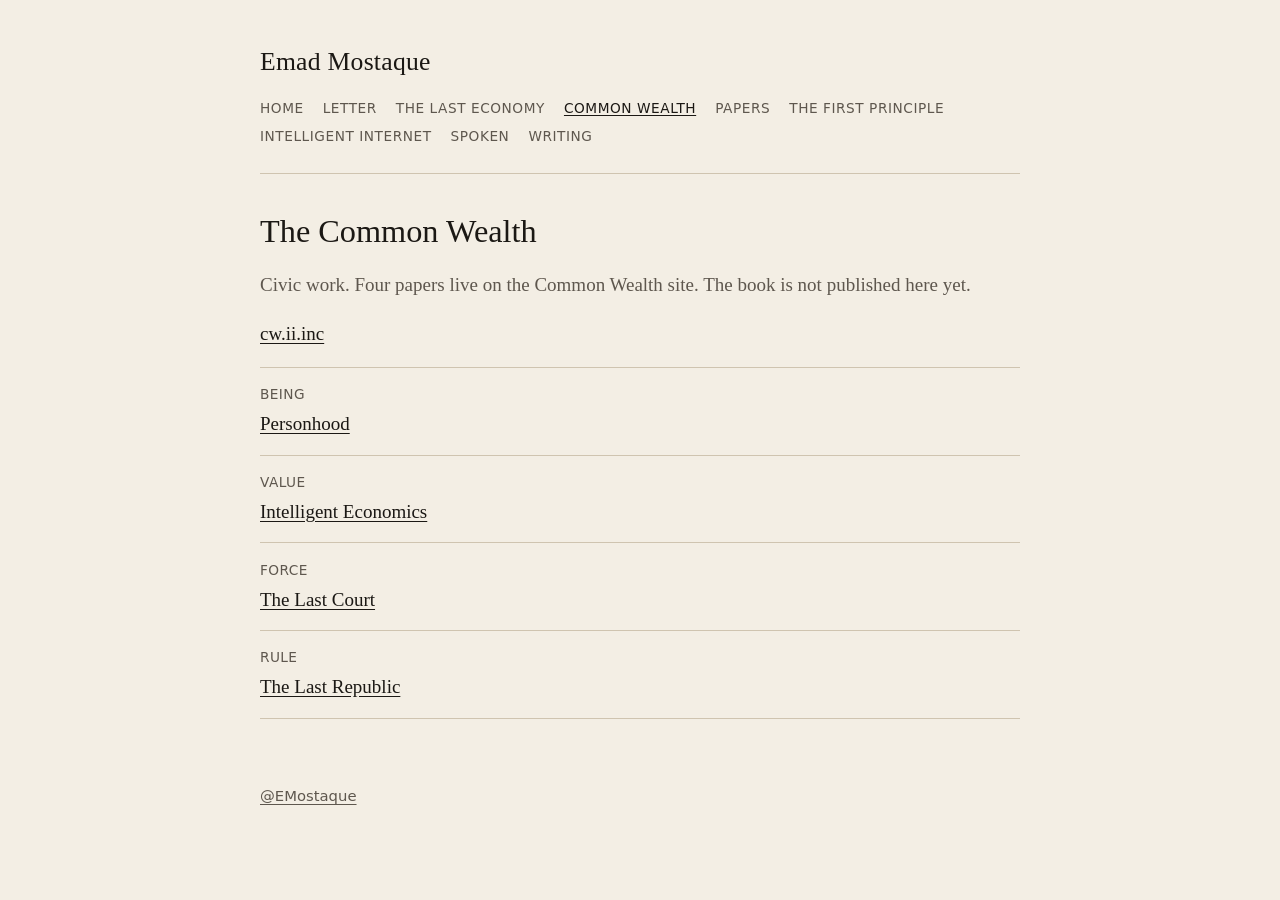
<file: cw/index.html>
<!DOCTYPE html>
<html lang="en">
<head>
  <meta charset="utf-8">
  <meta name="viewport" content="width=device-width, initial-scale=1">
  <title>The Common Wealth</title>
  <link rel="stylesheet" href="/styles.css">
</head>
<body>
  <header>
    <div class="name"><a href="/">Emad Mostaque</a></div>
    <nav aria-label="Sections">
      <ul>
        <li><a href="/">Home</a></li>
        <li><a href="/letter/">Letter</a></li>
        <li><a href="/tle/">The Last Economy</a></li>
        <li><a href="/cw/" aria-current="page">Common Wealth</a></li>
        <li><a href="/papers/">Papers</a></li>
        <li><a href="/tfp/">The First Principle</a></li>
        <li><a href="/ii/">Intelligent Internet</a></li>
        <li><a href="/spoken/">Spoken</a></li>
        <li><a href="/writing/">Writing</a></li>
      </ul>
    </nav>
  </header>
  <main>
    <h1>The Common Wealth</h1>
    
    <p class="lead">Civic work. Four papers live on the Common Wealth site. The book is not published here yet.</p>
    <p><a href="https://cw.ii.inc">cw.ii.inc</a></p>
    <ul class="list">
      <li><span class="meta">Being</span><a href="https://personhood.ii.inc">Personhood</a></li>
      <li><span class="meta">Value</span><a href="https://ie.ii.inc">Intelligent Economics</a></li>
      <li><span class="meta">Force</span><a href="https://cw.ii.inc/lastcourt">The Last Court</a></li>
      <li><span class="meta">Rule</span><a href="https://cw.ii.inc/lastrepublic">The Last Republic</a></li>
    </ul>

  </main>
  <footer>
    <a href="https://x.com/EMostaque">@EMostaque</a>
  </footer>
</body>
</html>
</file>
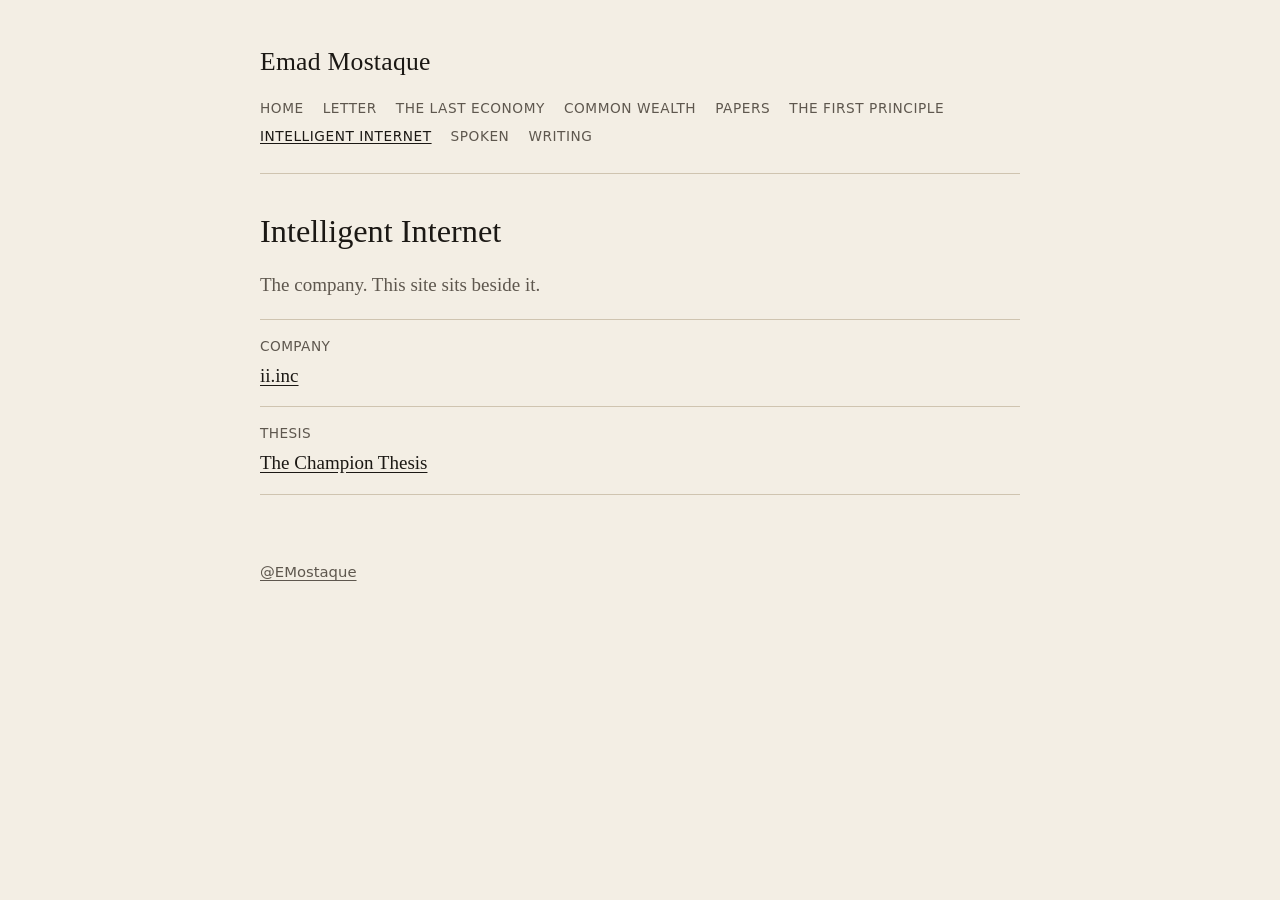
<file: ii/index.html>
<!DOCTYPE html>
<html lang="en">
<head>
  <meta charset="utf-8">
  <meta name="viewport" content="width=device-width, initial-scale=1">
  <title>Intelligent Internet</title>
  <link rel="stylesheet" href="/styles.css">
</head>
<body>
  <header>
    <div class="name"><a href="/">Emad Mostaque</a></div>
    <nav aria-label="Sections">
      <ul>
        <li><a href="/">Home</a></li>
        <li><a href="/letter/">Letter</a></li>
        <li><a href="/tle/">The Last Economy</a></li>
        <li><a href="/cw/">Common Wealth</a></li>
        <li><a href="/papers/">Papers</a></li>
        <li><a href="/tfp/">The First Principle</a></li>
        <li><a href="/ii/" aria-current="page">Intelligent Internet</a></li>
        <li><a href="/spoken/">Spoken</a></li>
        <li><a href="/writing/">Writing</a></li>
      </ul>
    </nav>
  </header>
  <main>
    <h1>Intelligent Internet</h1>
    
    <p class="lead">The company. This site sits beside it.</p>
    <ul class="list">
      <li><span class="meta">Company</span><a href="https://ii.inc">ii.inc</a></li>
      <li><span class="meta">Thesis</span><a href="https://thesis.ii.inc">The Champion Thesis</a></li>
    </ul>

  </main>
  <footer>
    <a href="https://x.com/EMostaque">@EMostaque</a>
  </footer>
</body>
</html>
</file>
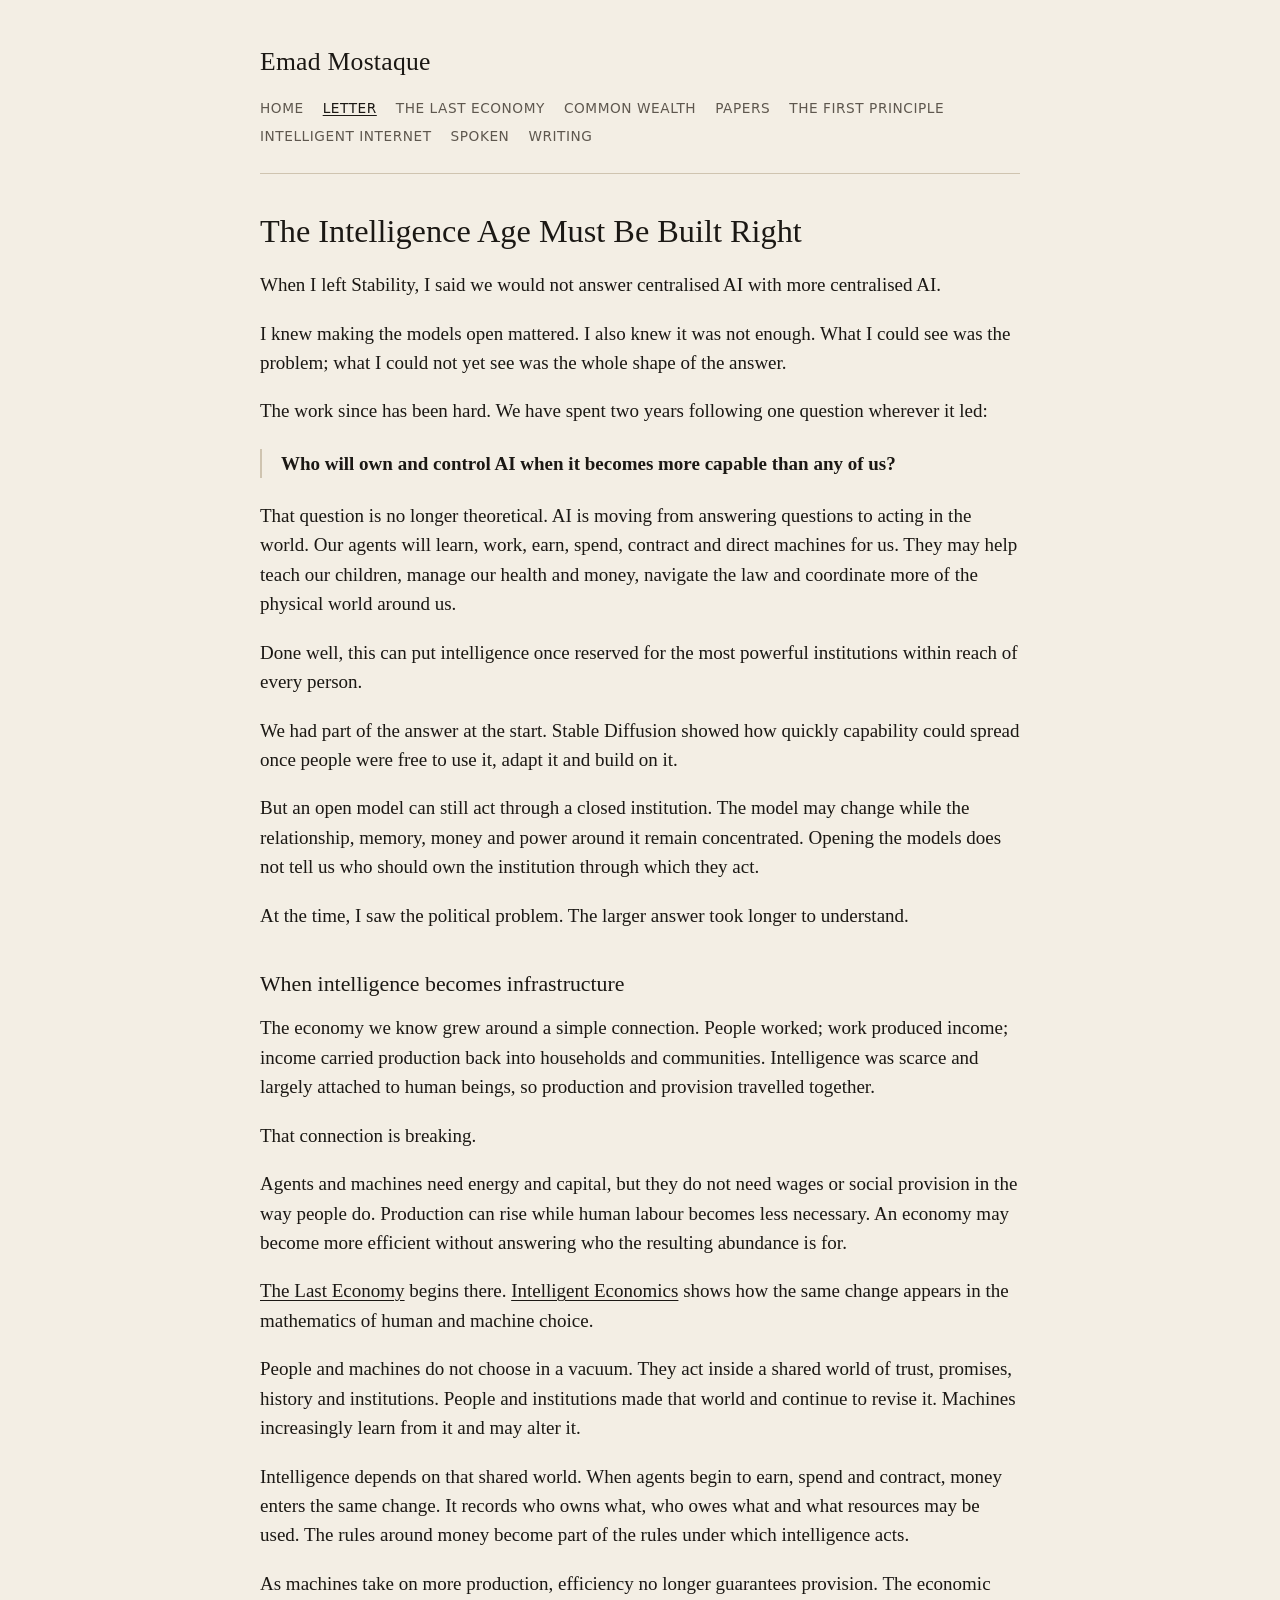
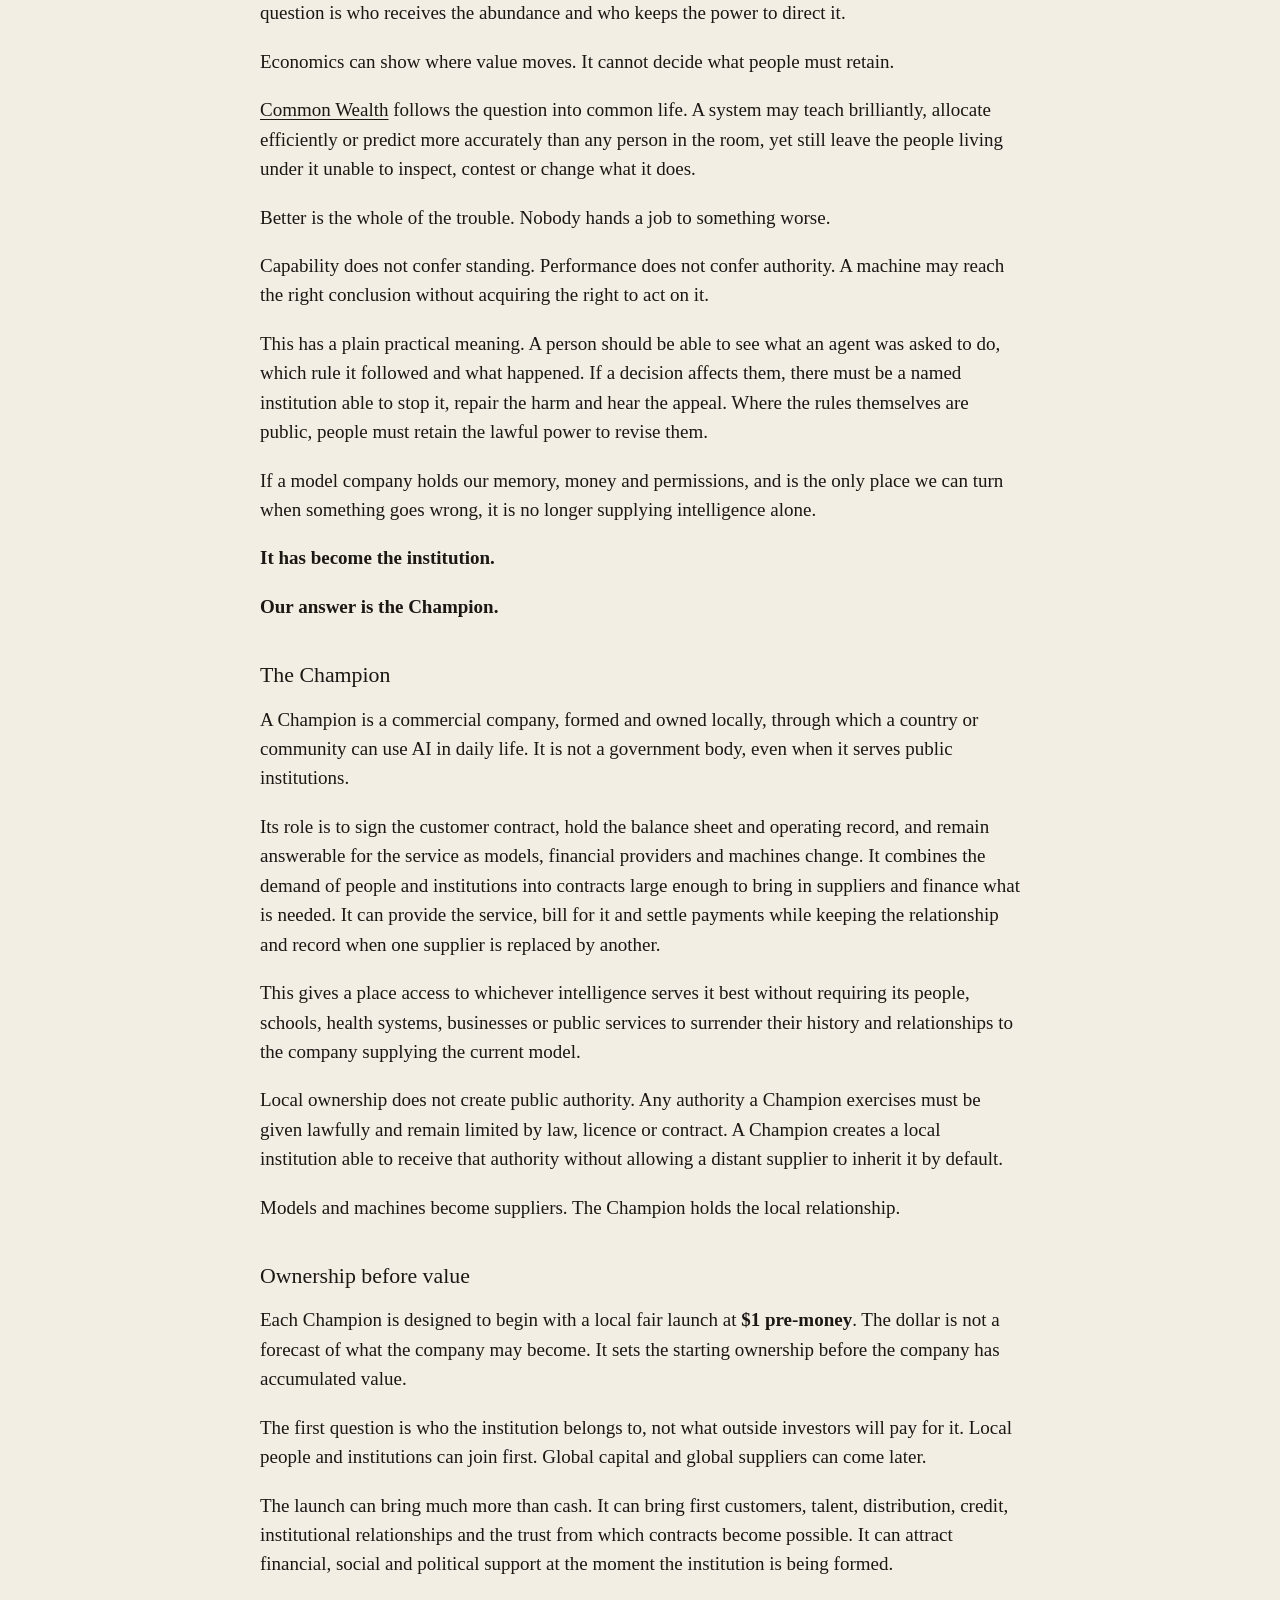
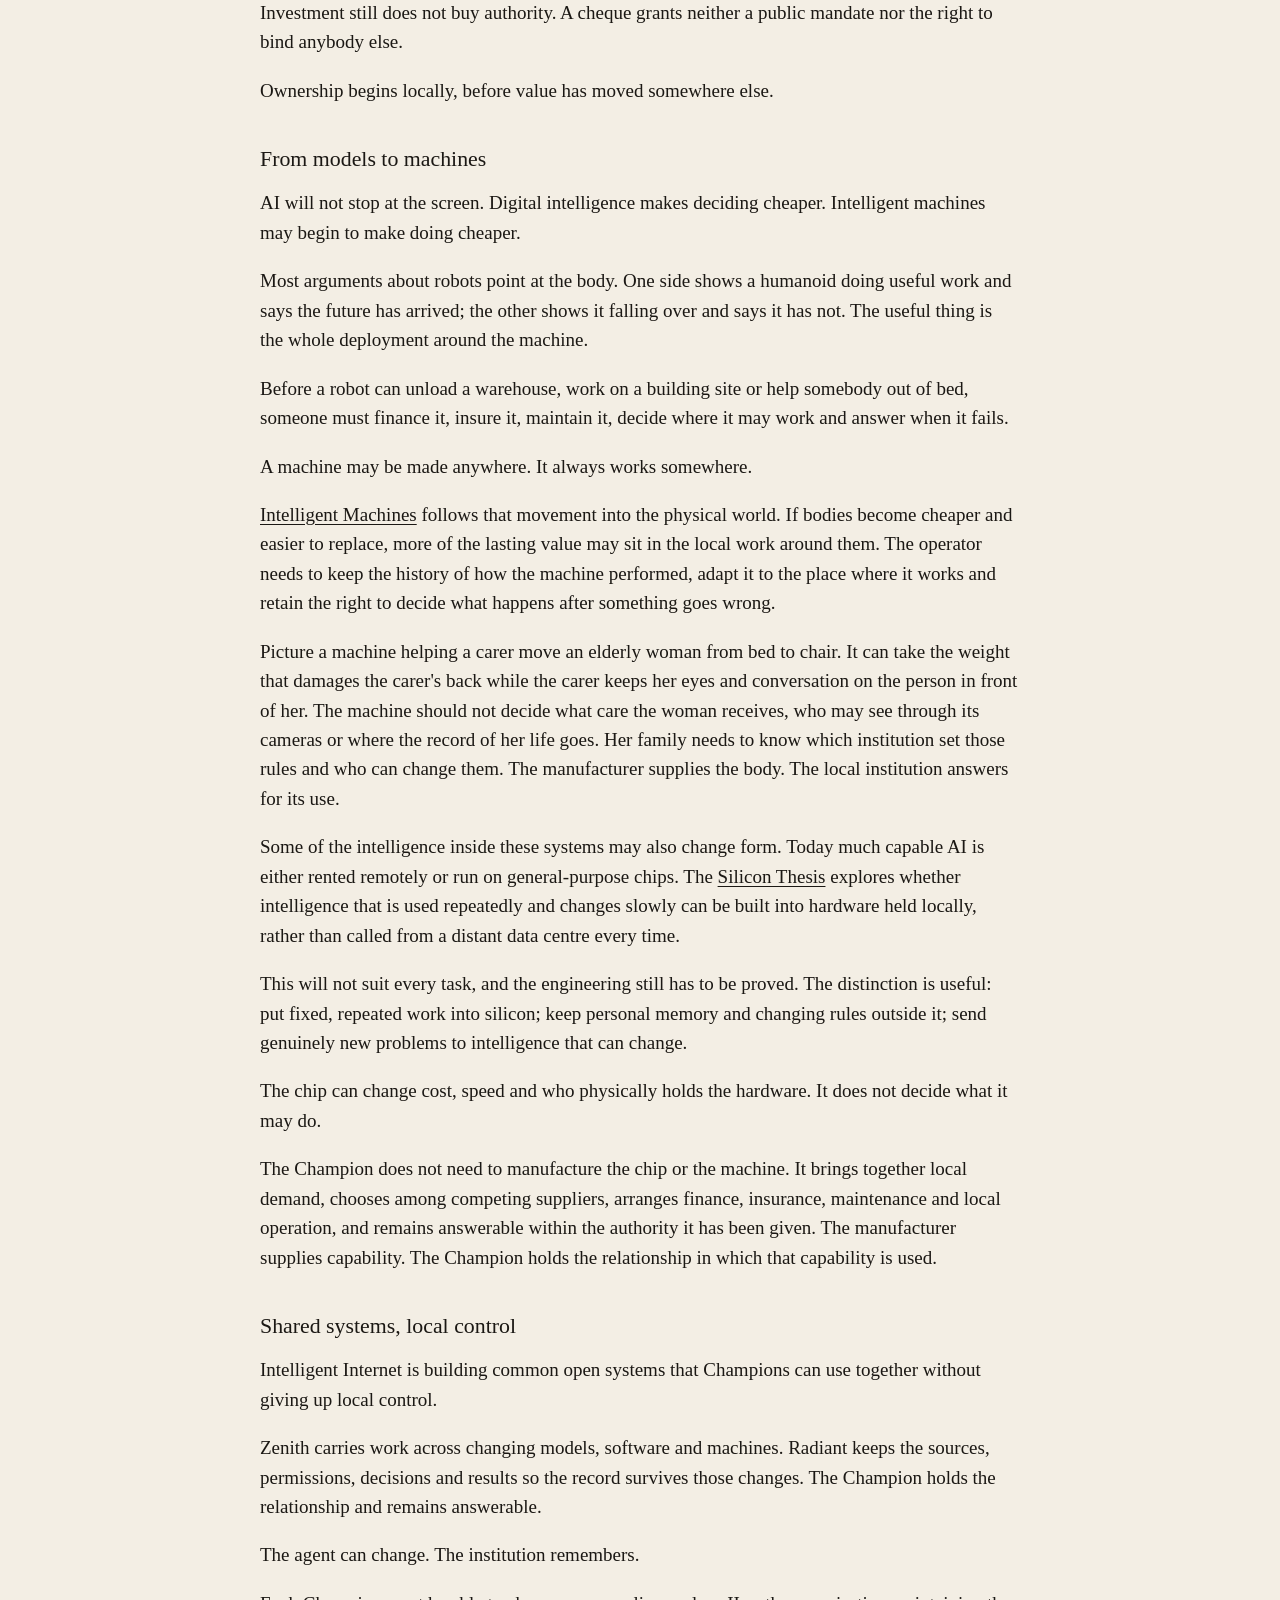
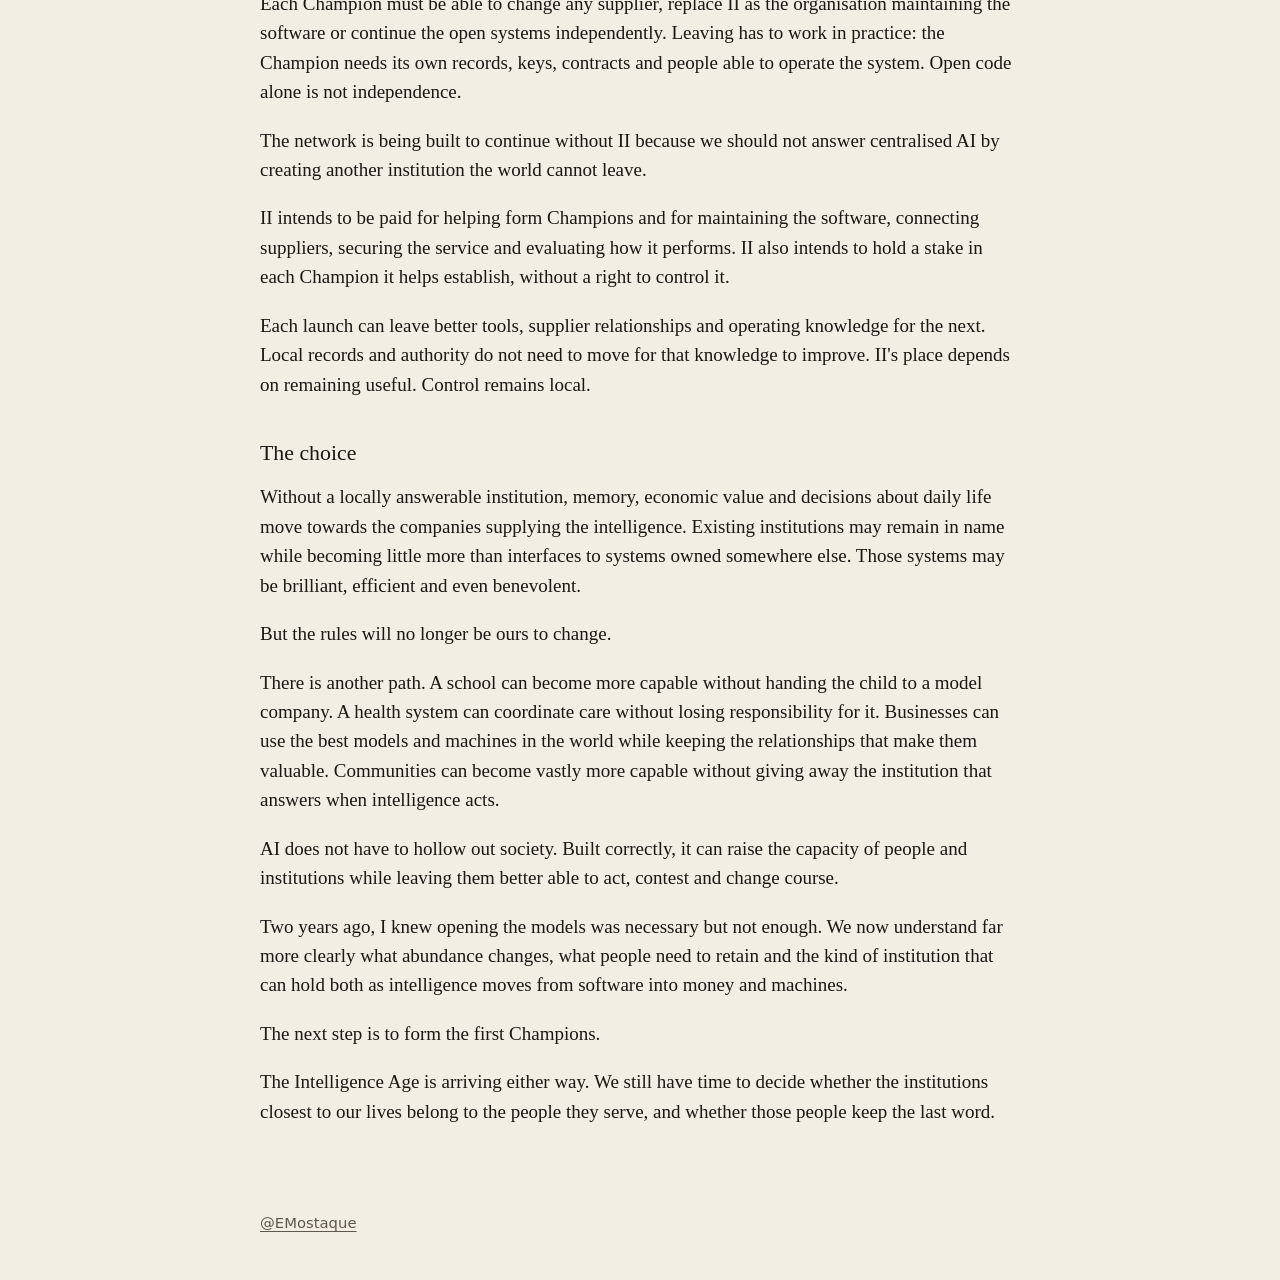
<file: letter/index.html>
<!DOCTYPE html>
<html lang="en">
<head>
  <meta charset="utf-8">
  <meta name="viewport" content="width=device-width, initial-scale=1">
  <title>The Intelligence Age Must Be Built Right</title>
  <link rel="stylesheet" href="/styles.css">
</head>
<body>
  <header>
    <div class="name"><a href="/">Emad Mostaque</a></div>
    <nav aria-label="Sections">
      <ul>
        <li><a href="/">Home</a></li>
        <li><a href="/letter/" aria-current="page">Letter</a></li>
        <li><a href="/tle/">The Last Economy</a></li>
        <li><a href="/cw/">Common Wealth</a></li>
        <li><a href="/papers/">Papers</a></li>
        <li><a href="/tfp/">The First Principle</a></li>
        <li><a href="/ii/">Intelligent Internet</a></li>
        <li><a href="/spoken/">Spoken</a></li>
        <li><a href="/writing/">Writing</a></li>
      </ul>
    </nav>
  </header>
  <main>
    <h1>The Intelligence Age Must Be Built Right</h1>
    <p>When I left Stability, I said we would not answer centralised AI with more centralised AI.</p>
    <p>I knew making the models open mattered. I also knew it was not enough. What I could see was the problem; what I could not yet see was the whole shape of the answer.</p>
    <p>The work since has been hard. We have spent two years following one question wherever it led:</p>
    <blockquote><p><strong>Who will own and control AI when it becomes more capable than any of us?</strong></p></blockquote>
    <p>That question is no longer theoretical. AI is moving from answering questions to acting in the world. Our agents will learn, work, earn, spend, contract and direct machines for us. They may help teach our children, manage our health and money, navigate the law and coordinate more of the physical world around us.</p>
    <p>Done well, this can put intelligence once reserved for the most powerful institutions within reach of every person.</p>
    <p>We had part of the answer at the start. Stable Diffusion showed how quickly capability could spread once people were free to use it, adapt it and build on it.</p>
    <p>But an open model can still act through a closed institution. The model may change while the relationship, memory, money and power around it remain concentrated. Opening the models does not tell us who should own the institution through which they act.</p>
    <p>At the time, I saw the political problem. The larger answer took longer to understand.</p>
    <h2>When intelligence becomes infrastructure</h2>
    <p>The economy we know grew around a simple connection. People worked; work produced income; income carried production back into households and communities. Intelligence was scarce and largely attached to human beings, so production and provision travelled together.</p>
    <p>That connection is breaking.</p>
    <p>Agents and machines need energy and capital, but they do not need wages or social provision in the way people do. Production can rise while human labour becomes less necessary. An economy may become more efficient without answering who the resulting abundance is for.</p>
    <p><a href="https://ii.inc/the-last-economy">The Last Economy</a> begins there. <a href="https://ie.ii.inc/">Intelligent Economics</a> shows how the same change appears in the mathematics of human and machine choice.</p>
    <p>People and machines do not choose in a vacuum. They act inside a shared world of trust, promises, history and institutions. People and institutions made that world and continue to revise it. Machines increasingly learn from it and may alter it.</p>
    <p>Intelligence depends on that shared world. When agents begin to earn, spend and contract, money enters the same change. It records who owns what, who owes what and what resources may be used. The rules around money become part of the rules under which intelligence acts.</p>
    <p>As machines take on more production, efficiency no longer guarantees provision. The economic question is who receives the abundance and who keeps the power to direct it.</p>
    <p>Economics can show where value moves. It cannot decide what people must retain.</p>
    <p><a href="https://cw.ii.inc/">Common Wealth</a> follows the question into common life. A system may teach brilliantly, allocate efficiently or predict more accurately than any person in the room, yet still leave the people living under it unable to inspect, contest or change what it does.</p>
    <p>Better is the whole of the trouble. Nobody hands a job to something worse.</p>
    <p>Capability does not confer standing. Performance does not confer authority. A machine may reach the right conclusion without acquiring the right to act on it.</p>
    <p>This has a plain practical meaning. A person should be able to see what an agent was asked to do, which rule it followed and what happened. If a decision affects them, there must be a named institution able to stop it, repair the harm and hear the appeal. Where the rules themselves are public, people must retain the lawful power to revise them.</p>
    <p>If a model company holds our memory, money and permissions, and is the only place we can turn when something goes wrong, it is no longer supplying intelligence alone.</p>
    <p><strong>It has become the institution.</strong></p>
    <p><strong>Our answer is the Champion.</strong></p>
    <h2>The Champion</h2>
    <p>A Champion is a commercial company, formed and owned locally, through which a country or community can use AI in daily life. It is not a government body, even when it serves public institutions.</p>
    <p>Its role is to sign the customer contract, hold the balance sheet and operating record, and remain answerable for the service as models, financial providers and machines change. It combines the demand of people and institutions into contracts large enough to bring in suppliers and finance what is needed. It can provide the service, bill for it and settle payments while keeping the relationship and record when one supplier is replaced by another.</p>
    <p>This gives a place access to whichever intelligence serves it best without requiring its people, schools, health systems, businesses or public services to surrender their history and relationships to the company supplying the current model.</p>
    <p>Local ownership does not create public authority. Any authority a Champion exercises must be given lawfully and remain limited by law, licence or contract. A Champion creates a local institution able to receive that authority without allowing a distant supplier to inherit it by default.</p>
    <p>Models and machines become suppliers. The Champion holds the local relationship.</p>
    <h2>Ownership before value</h2>
    <p>Each Champion is designed to begin with a local fair launch at <strong>$1 pre-money</strong>. The dollar is not a forecast of what the company may become. It sets the starting ownership before the company has accumulated value.</p>
    <p>The first question is who the institution belongs to, not what outside investors will pay for it. Local people and institutions can join first. Global capital and global suppliers can come later.</p>
    <p>The launch can bring much more than cash. It can bring first customers, talent, distribution, credit, institutional relationships and the trust from which contracts become possible. It can attract financial, social and political support at the moment the institution is being formed.</p>
    <p>Investment still does not buy authority. A cheque grants neither a public mandate nor the right to bind anybody else.</p>
    <p>Ownership begins locally, before value has moved somewhere else.</p>
    <h2>From models to machines</h2>
    <p>AI will not stop at the screen. Digital intelligence makes deciding cheaper. Intelligent machines may begin to make doing cheaper.</p>
    <p>Most arguments about robots point at the body. One side shows a humanoid doing useful work and says the future has arrived; the other shows it falling over and says it has not. The useful thing is the whole deployment around the machine.</p>
    <p>Before a robot can unload a warehouse, work on a building site or help somebody out of bed, someone must finance it, insure it, maintain it, decide where it may work and answer when it fails.</p>
    <p>A machine may be made anywhere. It always works somewhere.</p>
    <p><a href="https://machines.ii.inc/">Intelligent Machines</a> follows that movement into the physical world. If bodies become cheaper and easier to replace, more of the lasting value may sit in the local work around them. The operator needs to keep the history of how the machine performed, adapt it to the place where it works and retain the right to decide what happens after something goes wrong.</p>
    <p>Picture a machine helping a carer move an elderly woman from bed to chair. It can take the weight that damages the carer&#x27;s back while the carer keeps her eyes and conversation on the person in front of her. The machine should not decide what care the woman receives, who may see through its cameras or where the record of her life goes. Her family needs to know which institution set those rules and who can change them. The manufacturer supplies the body. The local institution answers for its use.</p>
    <p>Some of the intelligence inside these systems may also change form. Today much capable AI is either rented remotely or run on general-purpose chips. The <a href="https://silicon.ii.inc/">Silicon Thesis</a> explores whether intelligence that is used repeatedly and changes slowly can be built into hardware held locally, rather than called from a distant data centre every time.</p>
    <p>This will not suit every task, and the engineering still has to be proved. The distinction is useful: put fixed, repeated work into silicon; keep personal memory and changing rules outside it; send genuinely new problems to intelligence that can change.</p>
    <p>The chip can change cost, speed and who physically holds the hardware. It does not decide what it may do.</p>
    <p>The Champion does not need to manufacture the chip or the machine. It brings together local demand, chooses among competing suppliers, arranges finance, insurance, maintenance and local operation, and remains answerable within the authority it has been given. The manufacturer supplies capability. The Champion holds the relationship in which that capability is used.</p>
    <h2>Shared systems, local control</h2>
    <p>Intelligent Internet is building common open systems that Champions can use together without giving up local control.</p>
    <p>Zenith carries work across changing models, software and machines. Radiant keeps the sources, permissions, decisions and results so the record survives those changes. The Champion holds the relationship and remains answerable.</p>
    <p>The agent can change. The institution remembers.</p>
    <p>Each Champion must be able to change any supplier, replace II as the organisation maintaining the software or continue the open systems independently. Leaving has to work in practice: the Champion needs its own records, keys, contracts and people able to operate the system. Open code alone is not independence.</p>
    <p>The network is being built to continue without II because we should not answer centralised AI by creating another institution the world cannot leave.</p>
    <p>II intends to be paid for helping form Champions and for maintaining the software, connecting suppliers, securing the service and evaluating how it performs. II also intends to hold a stake in each Champion it helps establish, without a right to control it.</p>
    <p>Each launch can leave better tools, supplier relationships and operating knowledge for the next. Local records and authority do not need to move for that knowledge to improve. II&#x27;s place depends on remaining useful. Control remains local.</p>
    <h2>The choice</h2>
    <p>Without a locally answerable institution, memory, economic value and decisions about daily life move towards the companies supplying the intelligence. Existing institutions may remain in name while becoming little more than interfaces to systems owned somewhere else. Those systems may be brilliant, efficient and even benevolent.</p>
    <p>But the rules will no longer be ours to change.</p>
    <p>There is another path. A school can become more capable without handing the child to a model company. A health system can coordinate care without losing responsibility for it. Businesses can use the best models and machines in the world while keeping the relationships that make them valuable. Communities can become vastly more capable without giving away the institution that answers when intelligence acts.</p>
    <p>AI does not have to hollow out society. Built correctly, it can raise the capacity of people and institutions while leaving them better able to act, contest and change course.</p>
    <p>Two years ago, I knew opening the models was necessary but not enough. We now understand far more clearly what abundance changes, what people need to retain and the kind of institution that can hold both as intelligence moves from software into money and machines.</p>
    <p>The next step is to form the first Champions.</p>
    <p>The Intelligence Age is arriving either way. We still have time to decide whether the institutions closest to our lives belong to the people they serve, and whether those people keep the last word.</p>
  </main>
  <footer>
    <a href="https://x.com/EMostaque">@EMostaque</a>
  </footer>
</body>
</html>
</file>
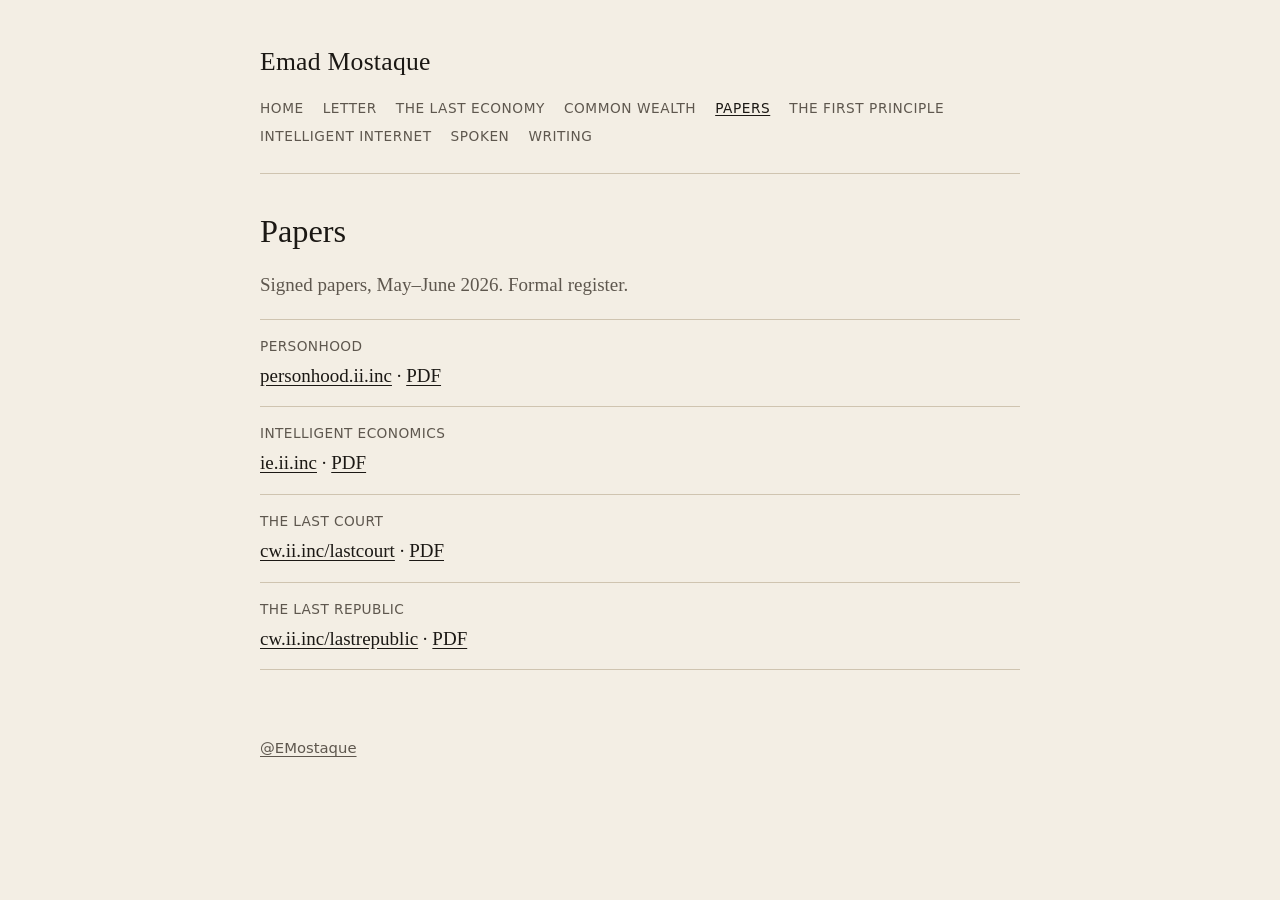
<file: papers/index.html>
<!DOCTYPE html>
<html lang="en">
<head>
  <meta charset="utf-8">
  <meta name="viewport" content="width=device-width, initial-scale=1">
  <title>Papers</title>
  <link rel="stylesheet" href="/styles.css">
</head>
<body>
  <header>
    <div class="name"><a href="/">Emad Mostaque</a></div>
    <nav aria-label="Sections">
      <ul>
        <li><a href="/">Home</a></li>
        <li><a href="/letter/">Letter</a></li>
        <li><a href="/tle/">The Last Economy</a></li>
        <li><a href="/cw/">Common Wealth</a></li>
        <li><a href="/papers/" aria-current="page">Papers</a></li>
        <li><a href="/tfp/">The First Principle</a></li>
        <li><a href="/ii/">Intelligent Internet</a></li>
        <li><a href="/spoken/">Spoken</a></li>
        <li><a href="/writing/">Writing</a></li>
      </ul>
    </nav>
  </header>
  <main>
    <h1>Papers</h1>
    
    <p class="lead">Signed papers, May–June 2026. Formal register.</p>
    <ul class="list">
      <li>
        <span class="meta">Personhood</span>
        <a href="https://personhood.ii.inc">personhood.ii.inc</a>
        · <a href="https://webstatics.ii.inc/microsites/common-wealth/pdfs/personhood.pdf">PDF</a>
      </li>
      <li>
        <span class="meta">Intelligent Economics</span>
        <a href="https://ie.ii.inc">ie.ii.inc</a>
        · <a href="https://webstatics.ii.inc/microsites/common-wealth/pdfs/intelligent-economics.pdf">PDF</a>
      </li>
      <li>
        <span class="meta">The Last Court</span>
        <a href="https://cw.ii.inc/lastcourt">cw.ii.inc/lastcourt</a>
        · <a href="https://webstatics.ii.inc/microsites/common-wealth/pdfs/the-last-court.pdf">PDF</a>
      </li>
      <li>
        <span class="meta">The Last Republic</span>
        <a href="https://cw.ii.inc/lastrepublic">cw.ii.inc/lastrepublic</a>
        · <a href="https://webstatics.ii.inc/microsites/common-wealth/pdfs/the-last-republic.pdf">PDF</a>
      </li>
    </ul>

  </main>
  <footer>
    <a href="https://x.com/EMostaque">@EMostaque</a>
  </footer>
</body>
</html>
</file>
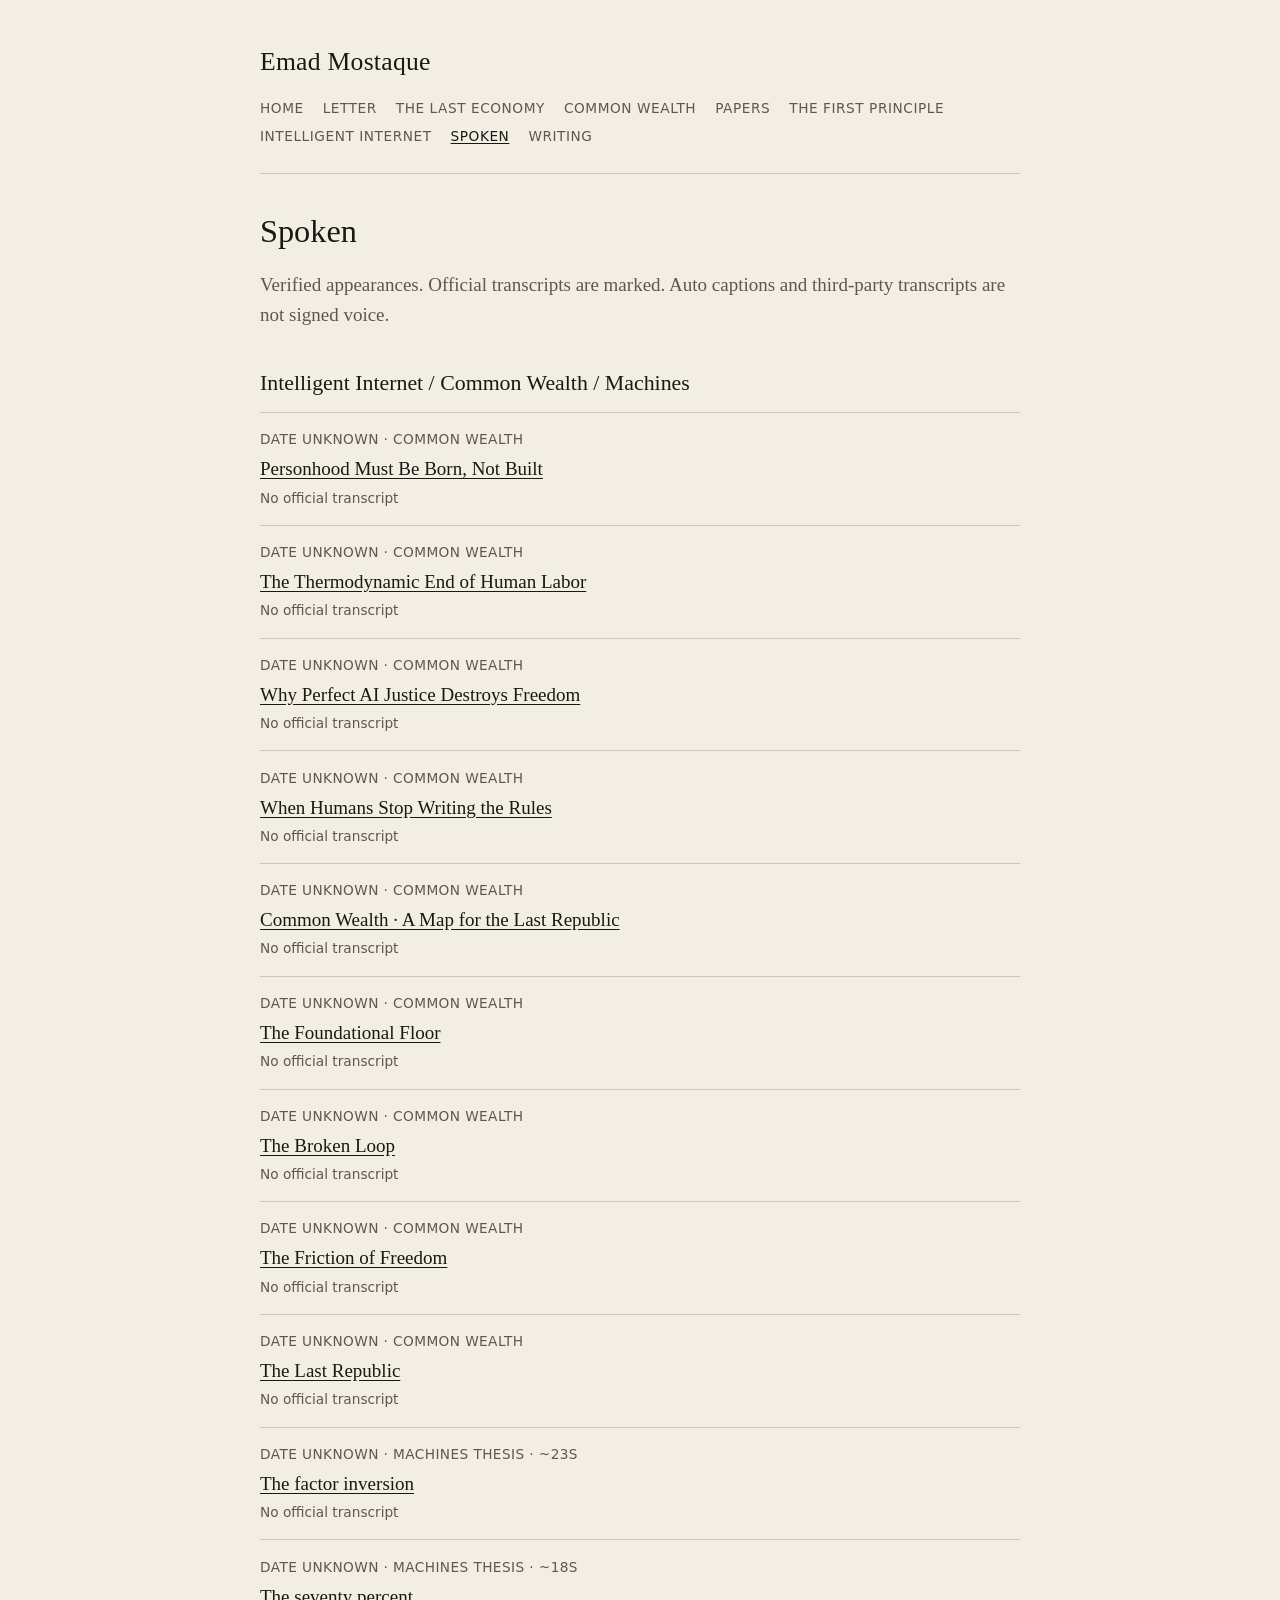
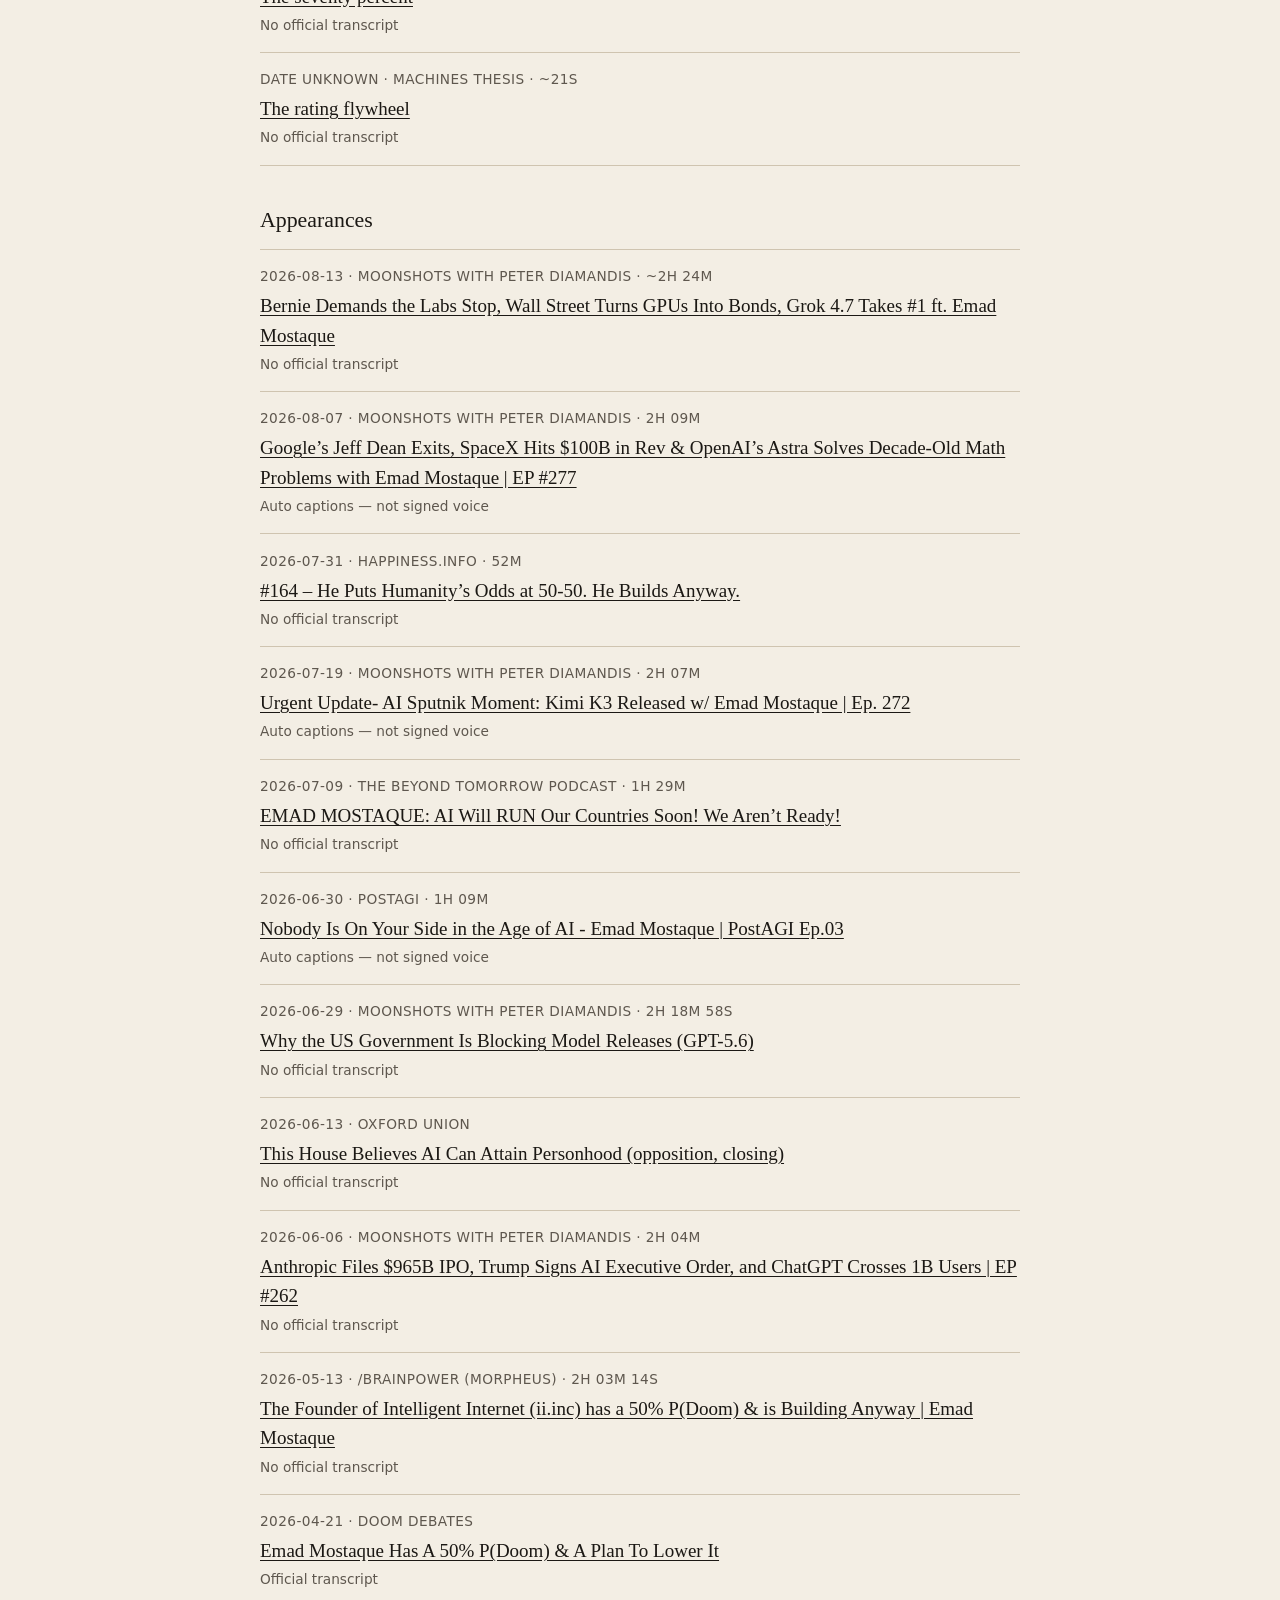
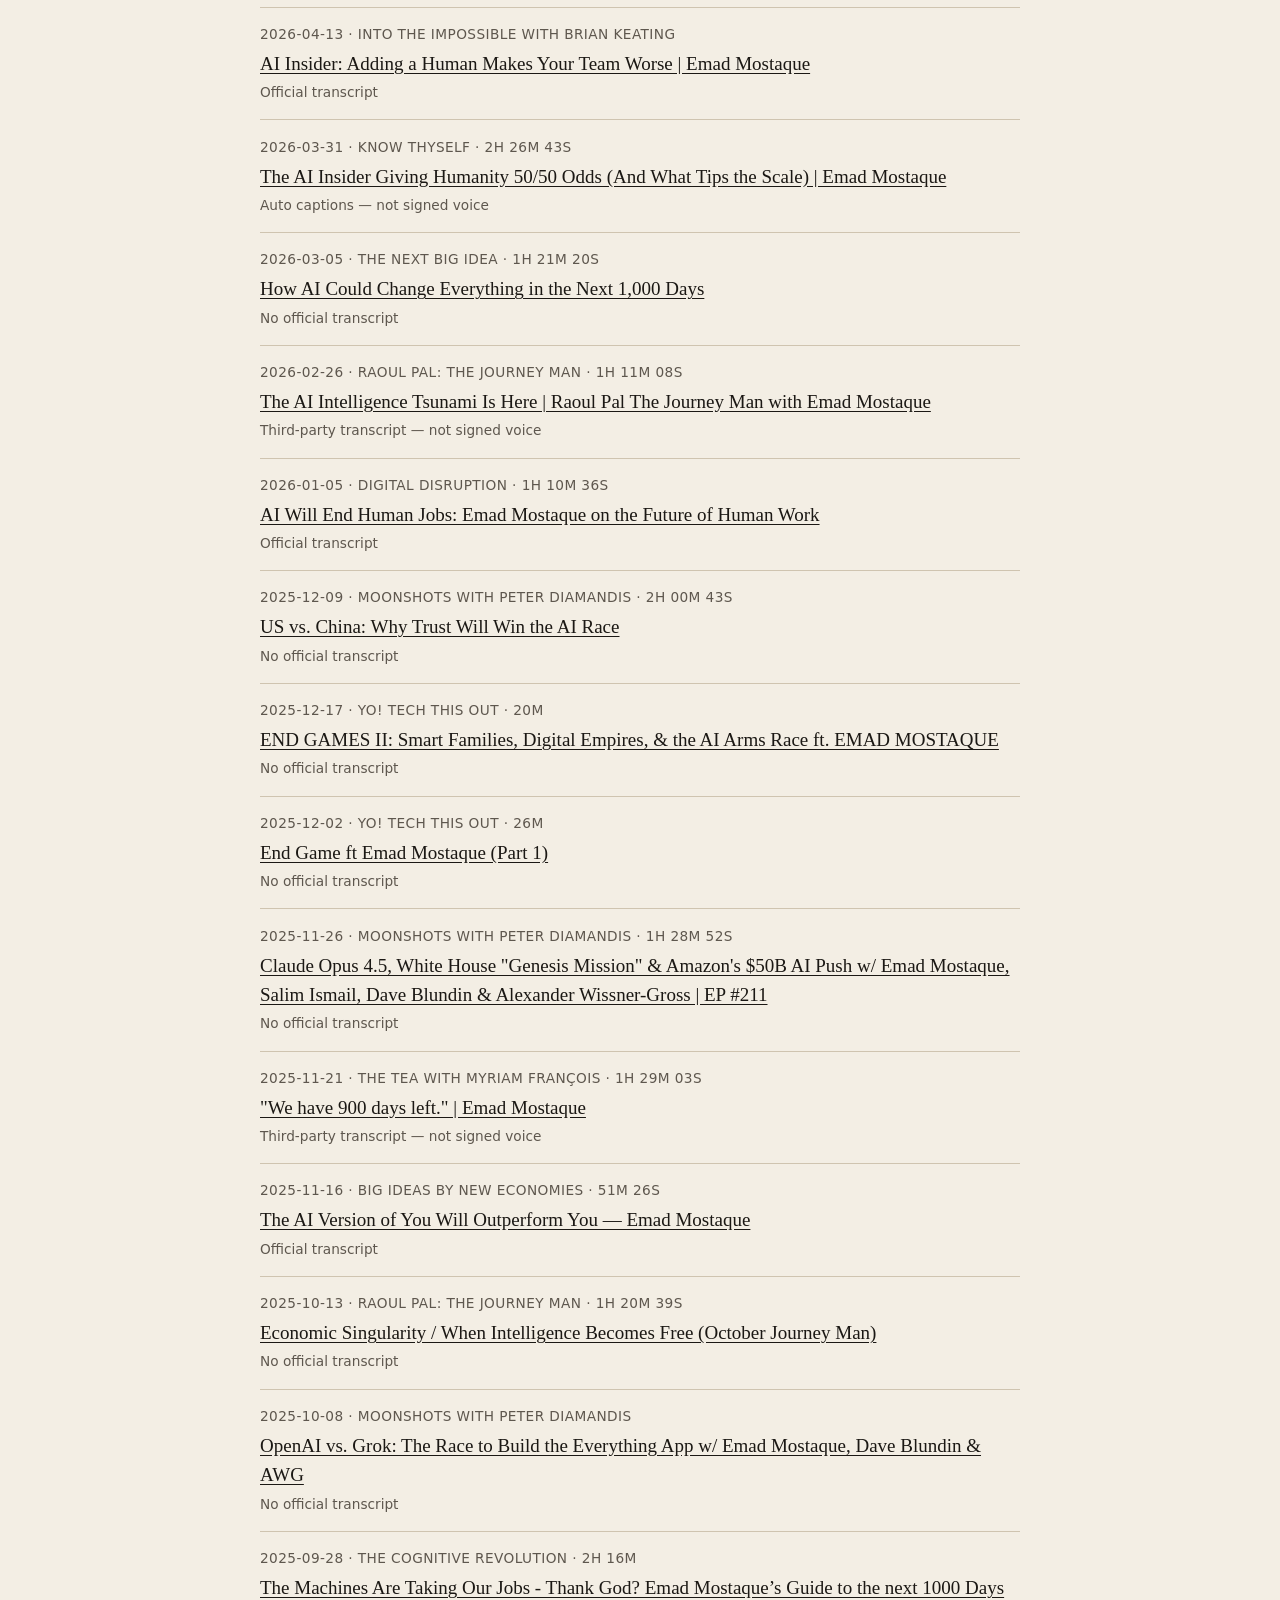
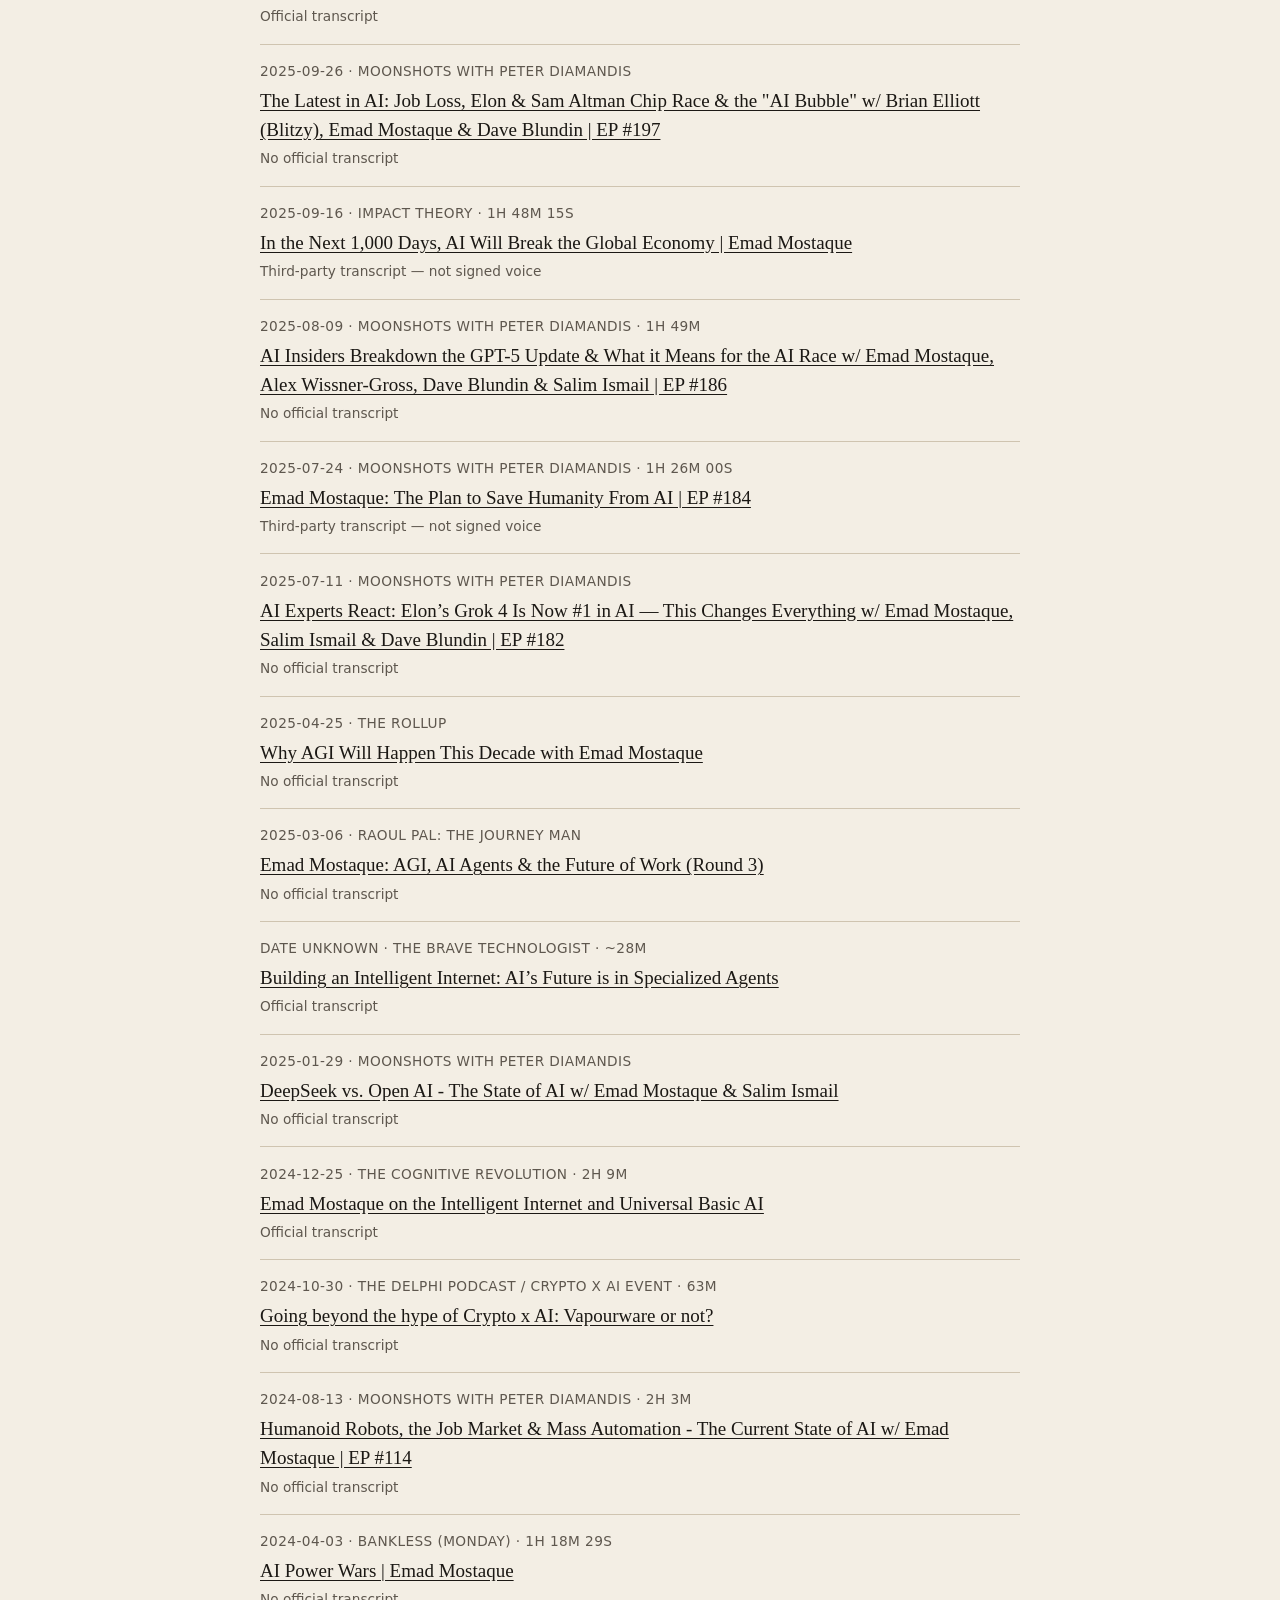
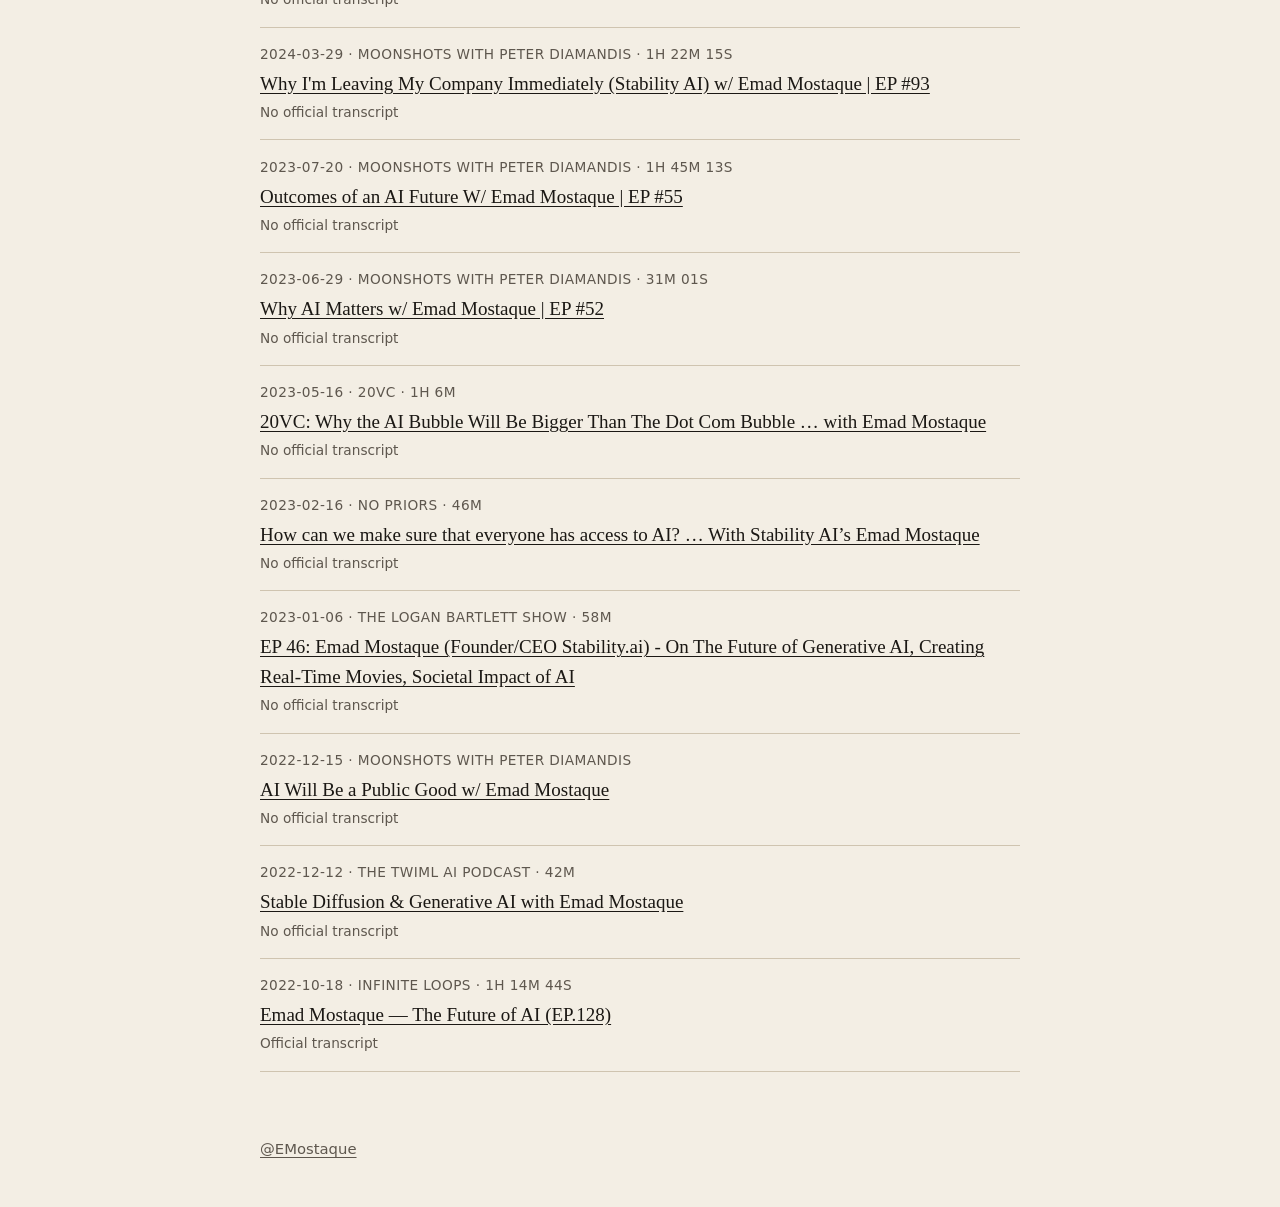
<file: spoken/index.html>
<!DOCTYPE html>
<html lang="en">
<head>
  <meta charset="utf-8">
  <meta name="viewport" content="width=device-width, initial-scale=1">
  <title>Spoken</title>
  <link rel="stylesheet" href="/styles.css">
</head>
<body>
  <header>
    <div class="name"><a href="/">Emad Mostaque</a></div>
    <nav aria-label="Sections">
      <ul>
        <li><a href="/">Home</a></li>
        <li><a href="/letter/">Letter</a></li>
        <li><a href="/tle/">The Last Economy</a></li>
        <li><a href="/cw/">Common Wealth</a></li>
        <li><a href="/papers/">Papers</a></li>
        <li><a href="/tfp/">The First Principle</a></li>
        <li><a href="/ii/">Intelligent Internet</a></li>
        <li><a href="/spoken/" aria-current="page">Spoken</a></li>
        <li><a href="/writing/">Writing</a></li>
      </ul>
    </nav>
  </header>
  <main>
    <h1>Spoken</h1>
    <p class="lead">Verified appearances. Official transcripts are marked. Auto captions and third-party transcripts are not signed voice.</p>
    <h2>Intelligent Internet / Common Wealth / Machines</h2>
    <ul class="list">
      <li><span class="meta">Date unknown · Common Wealth</span><a href="https://cw.ii.inc">Personhood Must Be Born, Not Built</a><span class="kind">No official transcript</span></li>
      <li><span class="meta">Date unknown · Common Wealth</span><a href="https://cw.ii.inc">The Thermodynamic End of Human Labor</a><span class="kind">No official transcript</span></li>
      <li><span class="meta">Date unknown · Common Wealth</span><a href="https://cw.ii.inc">Why Perfect AI Justice Destroys Freedom</a><span class="kind">No official transcript</span></li>
      <li><span class="meta">Date unknown · Common Wealth</span><a href="https://cw.ii.inc">When Humans Stop Writing the Rules</a><span class="kind">No official transcript</span></li>
      <li><span class="meta">Date unknown · Common Wealth</span><a href="https://cw.ii.inc">Common Wealth · A Map for the Last Republic</a><span class="kind">No official transcript</span></li>
      <li><span class="meta">Date unknown · Common Wealth</span><a href="https://cw.ii.inc">The Foundational Floor</a><span class="kind">No official transcript</span></li>
      <li><span class="meta">Date unknown · Common Wealth</span><a href="https://cw.ii.inc">The Broken Loop</a><span class="kind">No official transcript</span></li>
      <li><span class="meta">Date unknown · Common Wealth</span><a href="https://cw.ii.inc">The Friction of Freedom</a><span class="kind">No official transcript</span></li>
      <li><span class="meta">Date unknown · Common Wealth</span><a href="https://cw.ii.inc">The Last Republic</a><span class="kind">No official transcript</span></li>
      <li><span class="meta">Date unknown · Machines Thesis · ~23s</span><a href="https://machines.ii.inc">The factor inversion</a><span class="kind">No official transcript</span></li>
      <li><span class="meta">Date unknown · Machines Thesis · ~18s</span><a href="https://machines.ii.inc">The seventy percent</a><span class="kind">No official transcript</span></li>
      <li><span class="meta">Date unknown · Machines Thesis · ~21s</span><a href="https://machines.ii.inc">The rating flywheel</a><span class="kind">No official transcript</span></li>
    </ul>
    <h2>Appearances</h2>
    <ul class="list">
      <li><span class="meta">2026-08-13 · Moonshots with Peter Diamandis · ~2h 24m</span><a href="https://www.youtube.com/watch?v=uoGnH0REG7A">Bernie Demands the Labs Stop, Wall Street Turns GPUs Into Bonds, Grok 4.7 Takes #1 ft. Emad Mostaque</a><span class="kind">No official transcript</span></li>
      <li><span class="meta">2026-08-07 · Moonshots with Peter Diamandis · 2h 09m</span><a href="https://www.youtube.com/watch?v=Jku8b2YKuy0">Google’s Jeff Dean Exits, SpaceX Hits $100B in Rev &amp; OpenAI’s Astra Solves Decade-Old Math Problems with Emad Mostaque | EP #277</a><span class="kind">Auto captions — not signed voice</span></li>
      <li><span class="meta">2026-07-31 · HAPPINESS.info · 52m</span><a href="https://happiness.info/emad-mostaque/">#164 – He Puts Humanity’s Odds at 50-50. He Builds Anyway.</a><span class="kind">No official transcript</span></li>
      <li><span class="meta">2026-07-19 · Moonshots with Peter Diamandis · 2h 07m</span><a href="https://www.youtube.com/watch?v=pSUyLfirP8Y">Urgent Update- AI Sputnik Moment: Kimi K3 Released w/ Emad Mostaque | Ep. 272</a><span class="kind">Auto captions — not signed voice</span></li>
      <li><span class="meta">2026-07-09 · The Beyond Tomorrow Podcast · 1h 29m</span><a href="https://share.snipd.com/episode/c2d1caa1-bd0a-4b00-bd12-b051eb12fe9c">EMAD MOSTAQUE: AI Will RUN Our Countries Soon! We Aren’t Ready!</a><span class="kind">No official transcript</span></li>
      <li><span class="meta">2026-06-30 · PostAGI · 1h 09m</span><a href="https://www.youtube.com/watch?v=0fYGNBNh7sU">Nobody Is On Your Side in the Age of AI - Emad Mostaque | PostAGI Ep.03</a><span class="kind">Auto captions — not signed voice</span></li>
            <li><span class="meta">2026-06-29 · Moonshots with Peter Diamandis · 2h 18m 58s</span><a href="https://www.diamandis.com/podcast/us-government-blocking-model-releases-gpt-5.6">Why the US Government Is Blocking Model Releases (GPT-5.6)</a><span class="kind">No official transcript</span></li>
<li><span class="meta">2026-06-13 · Oxford Union</span><a href="https://ii.inc/blog/post/personhood">This House Believes AI Can Attain Personhood (opposition, closing)</a><span class="kind">No official transcript</span></li>
      <li><span class="meta">2026-06-06 · Moonshots with Peter Diamandis · 2h 04m</span><a href="https://www.diamandis.com/podcast/anthropic-ipo-trump-ai-order-chatgpt-1b-users">Anthropic Files $965B IPO, Trump Signs AI Executive Order, and ChatGPT Crosses 1B Users | EP #262</a><span class="kind">No official transcript</span></li>
      <li><span class="meta">2026-05-13 · /brainpower (Morpheus) · 2h 03m 14s</span><a href="https://podcasts.apple.com/us/podcast/the-founder-of-intelligent-internet-ii-inc-has-a-50/id1789647619?i=1000767594988">The Founder of Intelligent Internet (ii.inc) has a 50% P(Doom) &amp; is Building Anyway | Emad Mostaque</a><span class="kind">No official transcript</span></li>
      <li><span class="meta">2026-04-21 · Doom Debates</span><a href="https://lironshapira.substack.com/p/emad-mostaque-has-a-50-pdoom-and">Emad Mostaque Has A 50% P(Doom) &amp; A Plan To Lower It</a><span class="kind">Official transcript</span></li>
      <li><span class="meta">2026-04-13 · Into the Impossible with Brian Keating</span><a href="https://briankeating.com/emadmostaque/">AI Insider: Adding a Human Makes Your Team Worse | Emad Mostaque</a><span class="kind">Official transcript</span></li>
      <li><span class="meta">2026-03-31 · Know Thyself · 2h 26m 43s</span><a href="https://www.knowthyselfpodcast.com/podcast/emad-mostaque">The AI Insider Giving Humanity 50/50 Odds (And What Tips the Scale) | Emad Mostaque</a><span class="kind">Auto captions — not signed voice</span></li>
      <li><span class="meta">2026-03-05 · The Next Big Idea · 1h 21m 20s</span><a href="https://podcasts.apple.com/us/podcast/how-ai-could-change-everything-in-the-next-1-000-days/id1482067226?i=1000753427425">How AI Could Change Everything in the Next 1,000 Days</a><span class="kind">No official transcript</span></li>
      <li><span class="meta">2026-02-26 · Raoul Pal: The Journey Man · 1h 11m 08s</span><a href="https://www.youtube.com/watch?v=tIzdKxEVL08">The AI Intelligence Tsunami Is Here | Raoul Pal The Journey Man with Emad Mostaque</a><span class="kind">Third-party transcript — not signed voice</span></li>
      <li><span class="meta">2026-01-05 · Digital Disruption · 1h 10m 36s</span><a href="https://www.infotech.com/digital-disruption/ai-will-end-human-jobs-emad-mostaque-on-the-future-of-human-work">AI Will End Human Jobs: Emad Mostaque on the Future of Human Work</a><span class="kind">Official transcript</span></li>
      <li><span class="meta">2025-12-09 · Moonshots with Peter Diamandis · 2h 00m 43s</span><a href="https://www.diamandis.com/podcast/us-china-ai-race-trust-gpt-5-2">US vs. China: Why Trust Will Win the AI Race</a><span class="kind">No official transcript</span></li>
      <li><span class="meta">2025-12-17 · YO! TECH THIS OUT · 20m</span><a href="https://www.iheart.com/podcast/53-yo-tech-this-out-186351878/">END GAMES II: Smart Families, Digital Empires, &amp; the AI Arms Race ft. EMAD MOSTAQUE</a><span class="kind">No official transcript</span></li>
      <li><span class="meta">2025-12-02 · YO! TECH THIS OUT · 26m</span><a href="https://www.iheart.com/podcast/53-yo-tech-this-out-186351878/episode/end-game-ft-emad-mostaque-part-310461917/">End Game ft Emad Mostaque (Part 1)</a><span class="kind">No official transcript</span></li>
      <li><span class="meta">2025-11-26 · Moonshots with Peter Diamandis · 1h 28m 52s</span><a href="https://www.diamandis.com/podcast/claude-opus-4-5-amazon-50b-ai-push">Claude Opus 4.5, White House "Genesis Mission" &amp; Amazon's $50B AI Push w/ Emad Mostaque, Salim Ismail, Dave Blundin &amp; Alexander Wissner-Gross | EP #211</a><span class="kind">No official transcript</span></li>
      <li><span class="meta">2025-11-21 · The Tea with Myriam François · 1h 29m 03s</span><a href="https://www.youtube.com/watch?v=zQThHCB_aec">"We have 900 days left." | Emad Mostaque</a><span class="kind">Third-party transcript — not signed voice</span></li>
      <li><span class="meta">2025-11-16 · BIG IDEAS by NEW ECONOMIES · 51m 26s</span><a href="https://www.neweconomies.co/p/emad-mostaque">The AI Version of You Will Outperform You — Emad Mostaque</a><span class="kind">Official transcript</span></li>
      <li><span class="meta">2025-10-13 · Raoul Pal: The Journey Man · 1h 20m 39s</span><a href="https://www.youtube.com/watch?v=pRlZZFe3sA8">Economic Singularity / When Intelligence Becomes Free (October Journey Man)</a><span class="kind">No official transcript</span></li>
            <li><span class="meta">2025-10-08 · Moonshots with Peter Diamandis</span><a href="https://www.diamandis.com/podcast/openai-vs-grok">OpenAI vs. Grok: The Race to Build the Everything App w/ Emad Mostaque, Dave Blundin &amp; AWG</a><span class="kind">No official transcript</span></li>
<li><span class="meta">2025-09-28 · The Cognitive Revolution · 2h 16m</span><a href="https://www.cognitiverevolution.ai/the-machines-are-taking-our-jobs-thank-god-emad-mostaques-guide-to-the-next-1000-days/">The Machines Are Taking Our Jobs - Thank God? Emad Mostaque’s Guide to the next 1000 Days</a><span class="kind">Official transcript</span></li>
      <li><span class="meta">2025-09-26 · Moonshots with Peter Diamandis</span><a href="https://www.diamandis.com/podcast">The Latest in AI: Job Loss, Elon &amp; Sam Altman Chip Race &amp; the "AI Bubble" w/ Brian Elliott (Blitzy), Emad Mostaque &amp; Dave Blundin | EP #197</a><span class="kind">No official transcript</span></li>
      <li><span class="meta">2025-09-16 · Impact Theory · 1h 48m 15s</span><a href="https://www.youtube.com/watch?v=ziLmtuLm-LU">In the Next 1,000 Days, AI Will Break the Global Economy | Emad Mostaque</a><span class="kind">Third-party transcript — not signed voice</span></li>
      <li><span class="meta">2025-08-09 · Moonshots with Peter Diamandis · 1h 49m</span><a href="https://www.diamandis.com/podcast">AI Insiders Breakdown the GPT-5 Update &amp; What it Means for the AI Race w/ Emad Mostaque, Alex Wissner-Gross, Dave Blundin &amp; Salim Ismail | EP #186</a><span class="kind">No official transcript</span></li>
      <li><span class="meta">2025-07-24 · Moonshots with Peter Diamandis · 1h 26m 00s</span><a href="https://www.diamandis.com/podcast/emad-mostaque-plan-to-save-humanity-from-ai">Emad Mostaque: The Plan to Save Humanity From AI | EP #184</a><span class="kind">Third-party transcript — not signed voice</span></li>
      <li><span class="meta">2025-07-11 · Moonshots with Peter Diamandis</span><a href="https://www.diamandis.com/podcast">AI Experts React: Elon’s Grok 4 Is Now #1 in AI — This Changes Everything w/ Emad Mostaque, Salim Ismail &amp; Dave Blundin | EP #182</a><span class="kind">No official transcript</span></li>
      <li><span class="meta">2025-04-25 · The Rollup</span><a href="https://therollup.co/podcast/why-agi-will-happen-this-decade-with-emad-mostaque">Why AGI Will Happen This Decade with Emad Mostaque</a><span class="kind">No official transcript</span></li>
      <li><span class="meta">2025-03-06 · Raoul Pal: The Journey Man</span><a href="https://www.youtube.com/watch?v=CEKPqx9DEAU">Emad Mostaque: AGI, AI Agents &amp; the Future of Work (Round 3)</a><span class="kind">No official transcript</span></li>
      <li><span class="meta">Date unknown · The Brave Technologist · ~28m</span><a href="https://brave.com/podcast/e101/">Building an Intelligent Internet: AI’s Future is in Specialized Agents</a><span class="kind">Official transcript</span></li>
            <li><span class="meta">2025-01-29 · Moonshots with Peter Diamandis</span><a href="https://www.diamandis.com/podcast/emad-mostaque-salim-ismail">DeepSeek vs. Open AI - The State of AI w/ Emad Mostaque &amp; Salim Ismail</a><span class="kind">No official transcript</span></li>
<li><span class="meta">2024-12-25 · The Cognitive Revolution · 2h 9m</span><a href="https://www.cognitiverevolution.ai/emad-mostaque-on-the-intelligent-internet-and-universal-basic-ai/">Emad Mostaque on the Intelligent Internet and Universal Basic AI</a><span class="kind">Official transcript</span></li>
      <li><span class="meta">2024-10-30 · The Delphi Podcast / Crypto x AI Event · 63m</span><a href="https://members.delphidigital.io/media/going-beyond-the-hype-of-crypto-x-ai-vapourware-or-not-crypto-x-ai-event">Going beyond the hype of Crypto x AI: Vapourware or not?</a><span class="kind">No official transcript</span></li>
      <li><span class="meta">2024-08-13 · Moonshots with Peter Diamandis · 2h 3m</span><a href="https://www.diamandis.com/podcast/emad-mostaque-current-state-of-ai">Humanoid Robots, the Job Market &amp; Mass Automation - The Current State of AI w/ Emad Mostaque | EP #114</a><span class="kind">No official transcript</span></li>
      <li><span class="meta">2024-04-03 · Bankless (Monday) · 1h 18m 29s</span><a href="https://www.bankless.com/early-access-emad-mostaque">AI Power Wars | Emad Mostaque</a><span class="kind">No official transcript</span></li>
      <li><span class="meta">2024-03-29 · Moonshots with Peter Diamandis · 1h 22m 15s</span><a href="https://www.diamandis.com/podcast/emad-mostaque-leaving-company">Why I'm Leaving My Company Immediately (Stability AI) w/ Emad Mostaque | EP #93</a><span class="kind">No official transcript</span></li>
      <li><span class="meta">2023-07-20 · Moonshots with Peter Diamandis · 1h 45m 13s</span><a href="https://www.diamandis.com/podcast/emad-mostaque-ai-future">Outcomes of an AI Future W/ Emad Mostaque | EP #55</a><span class="kind">No official transcript</span></li>
      <li><span class="meta">2023-06-29 · Moonshots with Peter Diamandis · 31m 01s</span><a href="https://www.diamandis.com/podcast/emad-mostaque-why-ai-matters">Why AI Matters w/ Emad Mostaque | EP #52</a><span class="kind">No official transcript</span></li>
      <li><span class="meta">2023-05-16 · 20VC · 1h 6m</span><a href="https://www.thetwentyminutevc.com/emad-mostaque">20VC: Why the AI Bubble Will Be Bigger Than The Dot Com Bubble … with Emad Mostaque</a><span class="kind">No official transcript</span></li>
      <li><span class="meta">2023-02-16 · No Priors · 46m</span><a href="https://podcasts.apple.com/us/podcast/how-can-we-make-sure-that-everyone-has-access-to-ai/id1668002688?i=1000599939419">How can we make sure that everyone has access to AI? … With Stability AI’s Emad Mostaque</a><span class="kind">No official transcript</span></li>
      <li><span class="meta">2023-01-06 · The Logan Bartlett Show · 58m</span><a href="https://podcasts.apple.com/sk/podcast/ep-46-emad-mostaque-founder-ceo-stability-ai-on-the/id1606770839?i=1000592918805">EP 46: Emad Mostaque (Founder/CEO Stability.ai) - On The Future of Generative AI, Creating Real-Time Movies, Societal Impact of AI</a><span class="kind">No official transcript</span></li>
      <li><span class="meta">2022-12-15 · Moonshots with Peter Diamandis</span><a href="https://www.diamandis.com/podcast/emad-mostaque">AI Will Be a Public Good w/ Emad Mostaque</a><span class="kind">No official transcript</span></li>
      <li><span class="meta">2022-12-12 · The TWIML AI Podcast · 42m</span><a href="https://twimlai.com/podcast/twimlai/stable-diffusion-generative-ai">Stable Diffusion &amp; Generative AI with Emad Mostaque</a><span class="kind">No official transcript</span></li>
      <li><span class="meta">2022-10-18 · Infinite Loops · 1h 14m 44s</span><a href="https://www.infiniteloopspodcast.com/emad-mostaque-the-future-of-ai-ep128/">Emad Mostaque — The Future of AI (EP.128)</a><span class="kind">Official transcript</span></li>
    </ul>

  </main>
  <footer>
    <a href="https://x.com/EMostaque">@EMostaque</a>
  </footer>
</body>
</html>
</file>
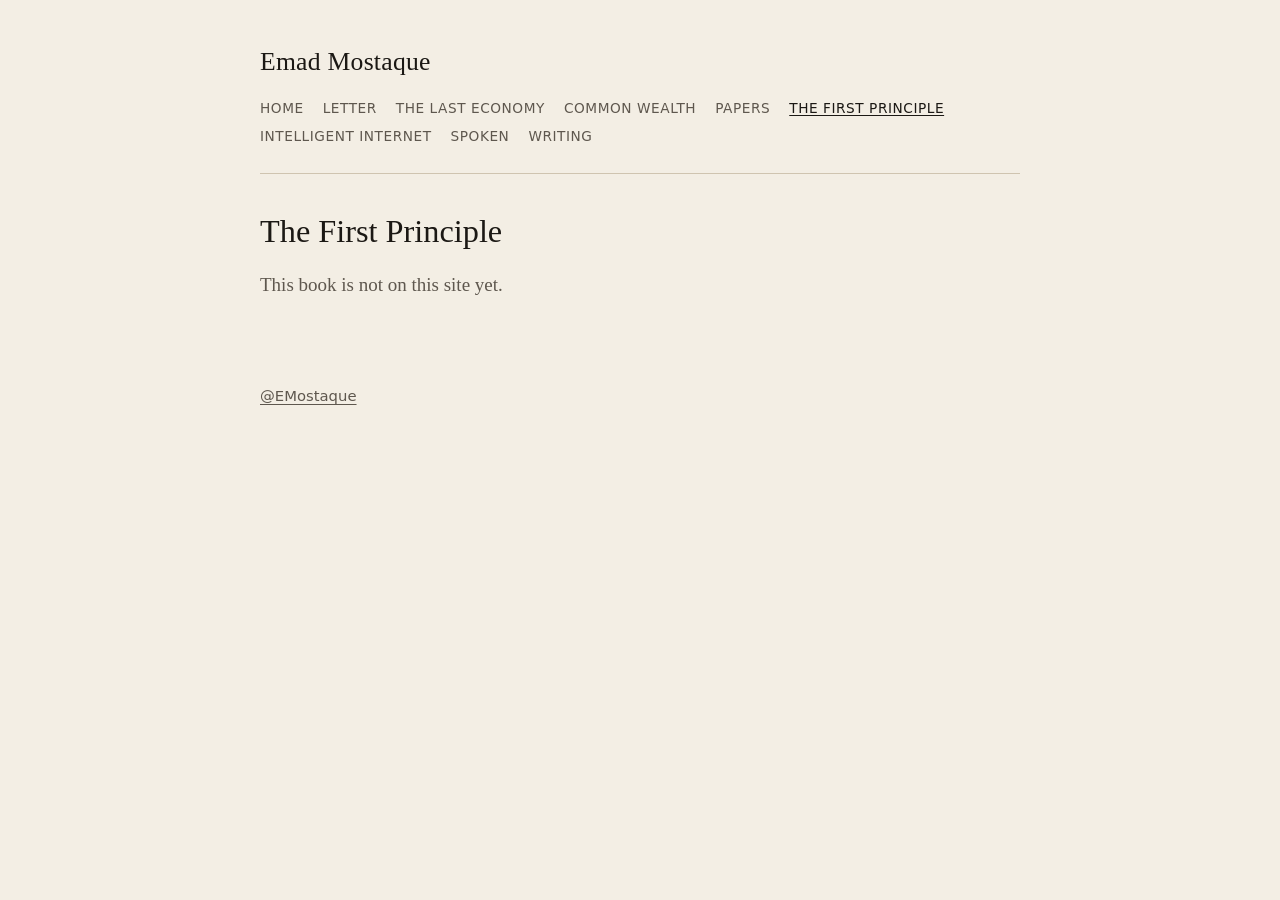
<file: tfp/index.html>
<!DOCTYPE html>
<html lang="en">
<head>
  <meta charset="utf-8">
  <meta name="viewport" content="width=device-width, initial-scale=1">
  <title>The First Principle</title>
  <link rel="stylesheet" href="/styles.css">
</head>
<body>
  <header>
    <div class="name"><a href="/">Emad Mostaque</a></div>
    <nav aria-label="Sections">
      <ul>
        <li><a href="/">Home</a></li>
        <li><a href="/letter/">Letter</a></li>
        <li><a href="/tle/">The Last Economy</a></li>
        <li><a href="/cw/">Common Wealth</a></li>
        <li><a href="/papers/">Papers</a></li>
        <li><a href="/tfp/" aria-current="page">The First Principle</a></li>
        <li><a href="/ii/">Intelligent Internet</a></li>
        <li><a href="/spoken/">Spoken</a></li>
        <li><a href="/writing/">Writing</a></li>
      </ul>
    </nav>
  </header>
  <main>
    <h1>The First Principle</h1>
    
    <p class="lead">This book is not on this site yet.</p>

  </main>
  <footer>
    <a href="https://x.com/EMostaque">@EMostaque</a>
  </footer>
</body>
</html>
</file>
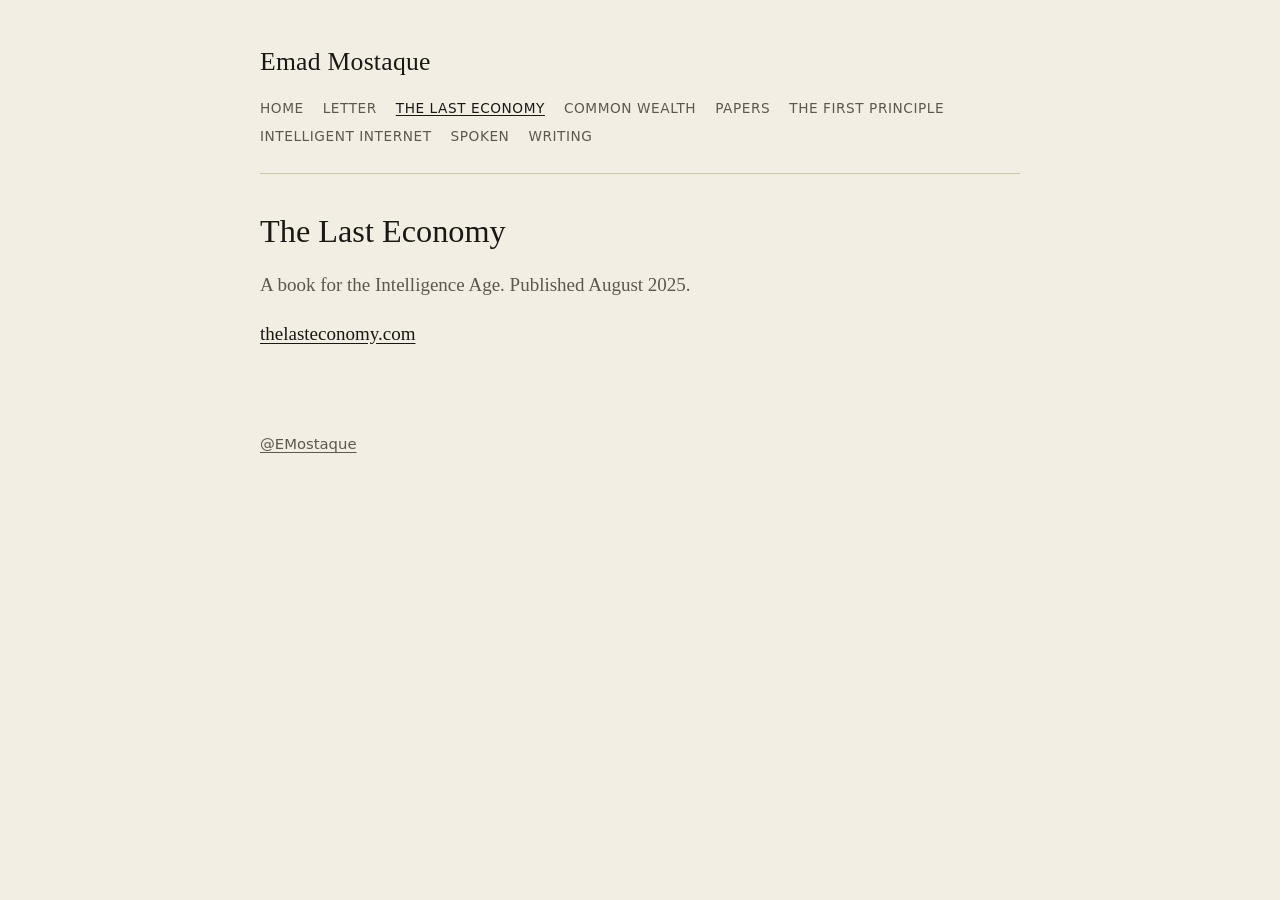
<file: tle/index.html>
<!DOCTYPE html>
<html lang="en">
<head>
  <meta charset="utf-8">
  <meta name="viewport" content="width=device-width, initial-scale=1">
  <title>The Last Economy</title>
  <link rel="stylesheet" href="/styles.css">
</head>
<body>
  <header>
    <div class="name"><a href="/">Emad Mostaque</a></div>
    <nav aria-label="Sections">
      <ul>
        <li><a href="/">Home</a></li>
        <li><a href="/letter/">Letter</a></li>
        <li><a href="/tle/" aria-current="page">The Last Economy</a></li>
        <li><a href="/cw/">Common Wealth</a></li>
        <li><a href="/papers/">Papers</a></li>
        <li><a href="/tfp/">The First Principle</a></li>
        <li><a href="/ii/">Intelligent Internet</a></li>
        <li><a href="/spoken/">Spoken</a></li>
        <li><a href="/writing/">Writing</a></li>
      </ul>
    </nav>
  </header>
  <main>
    <h1>The Last Economy</h1>
    
    <p class="lead">A book for the Intelligence Age. Published August 2025.</p>
    <p><a href="https://www.thelasteconomy.com">thelasteconomy.com</a></p>

  </main>
  <footer>
    <a href="https://x.com/EMostaque">@EMostaque</a>
  </footer>
</body>
</html>
</file>
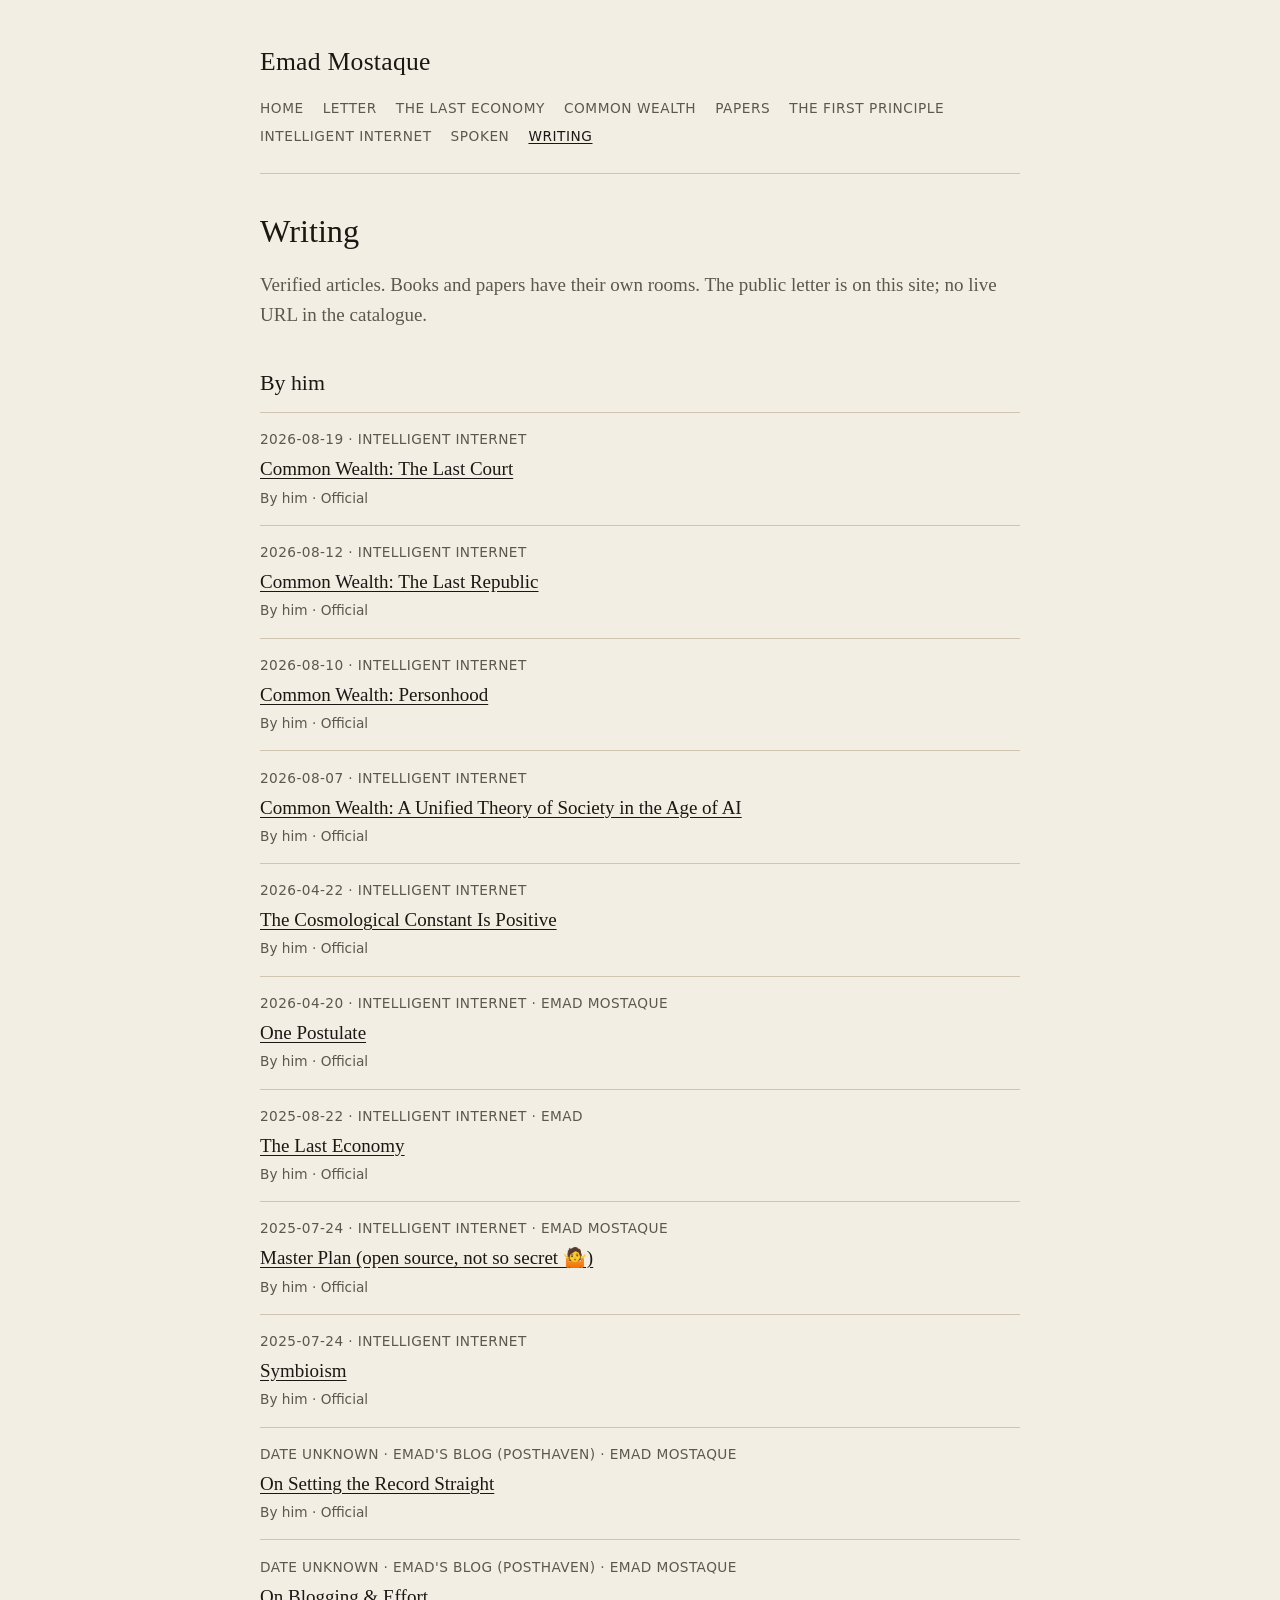
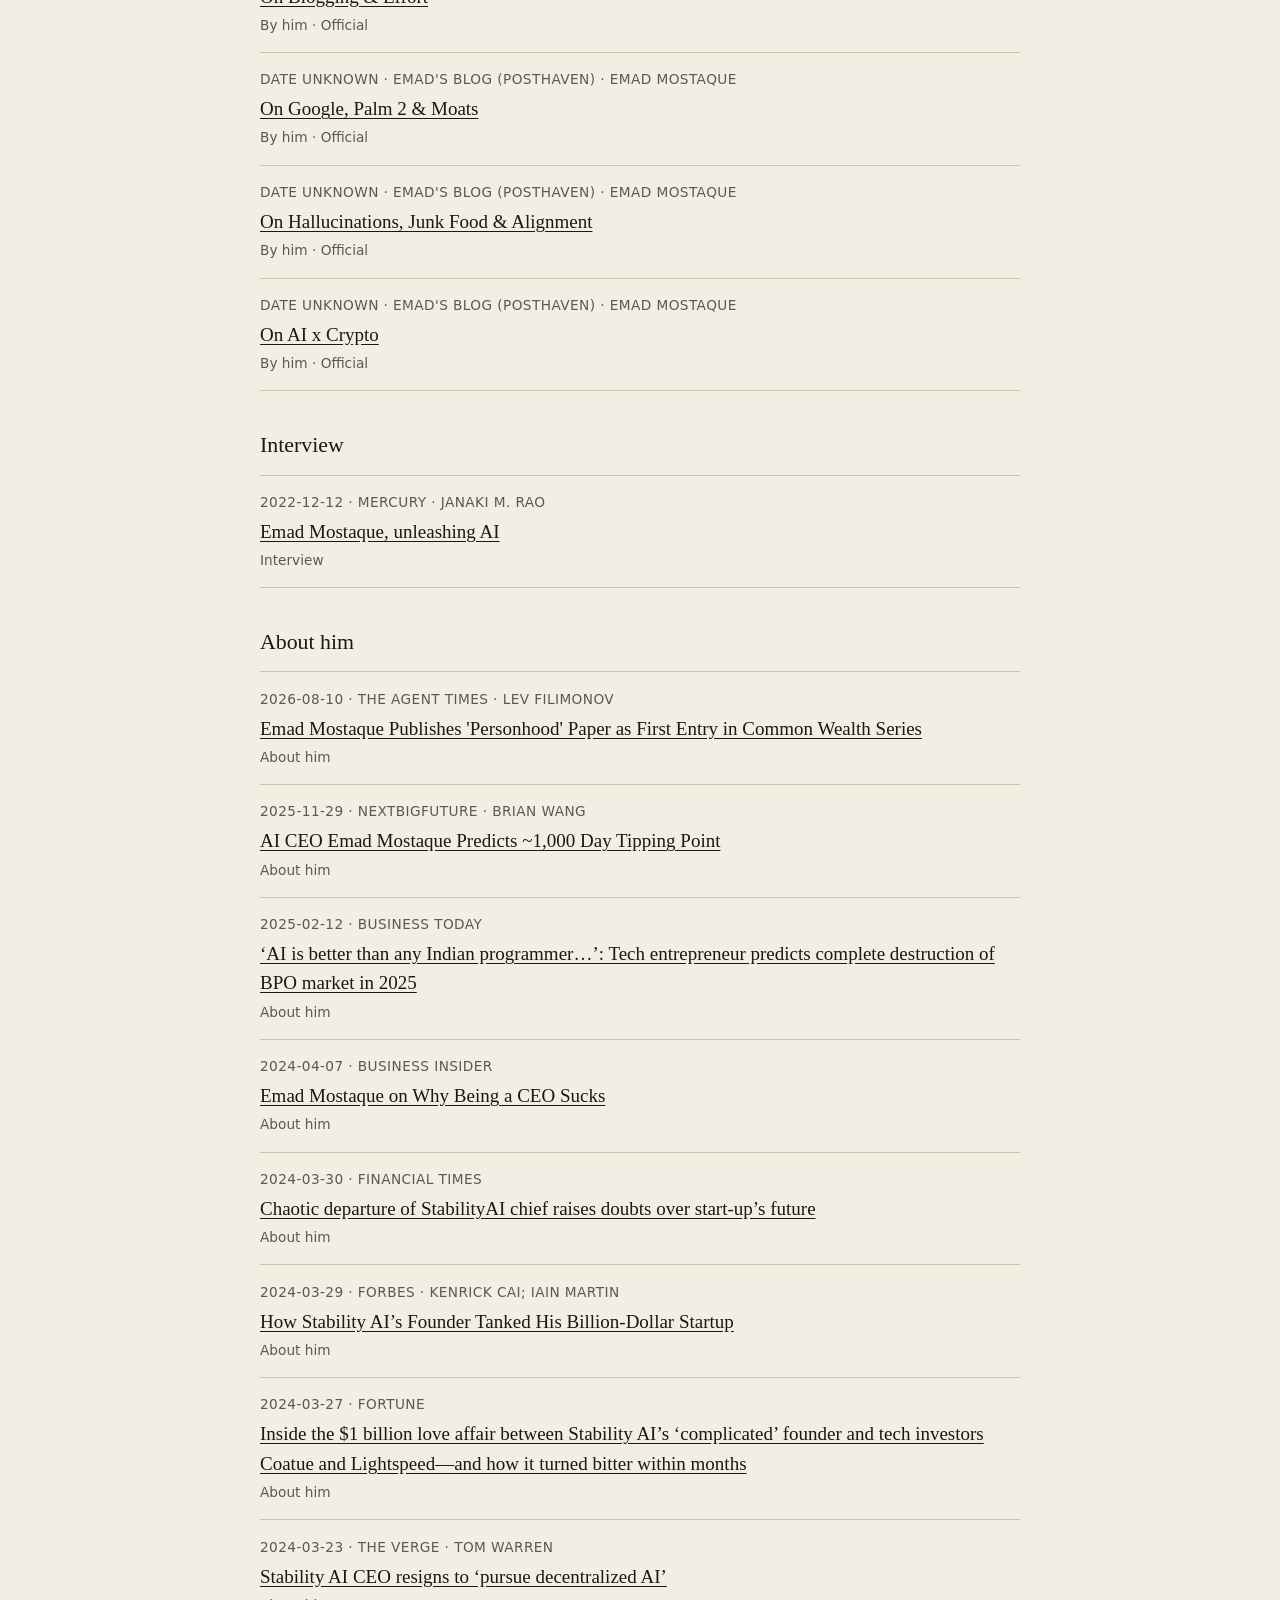
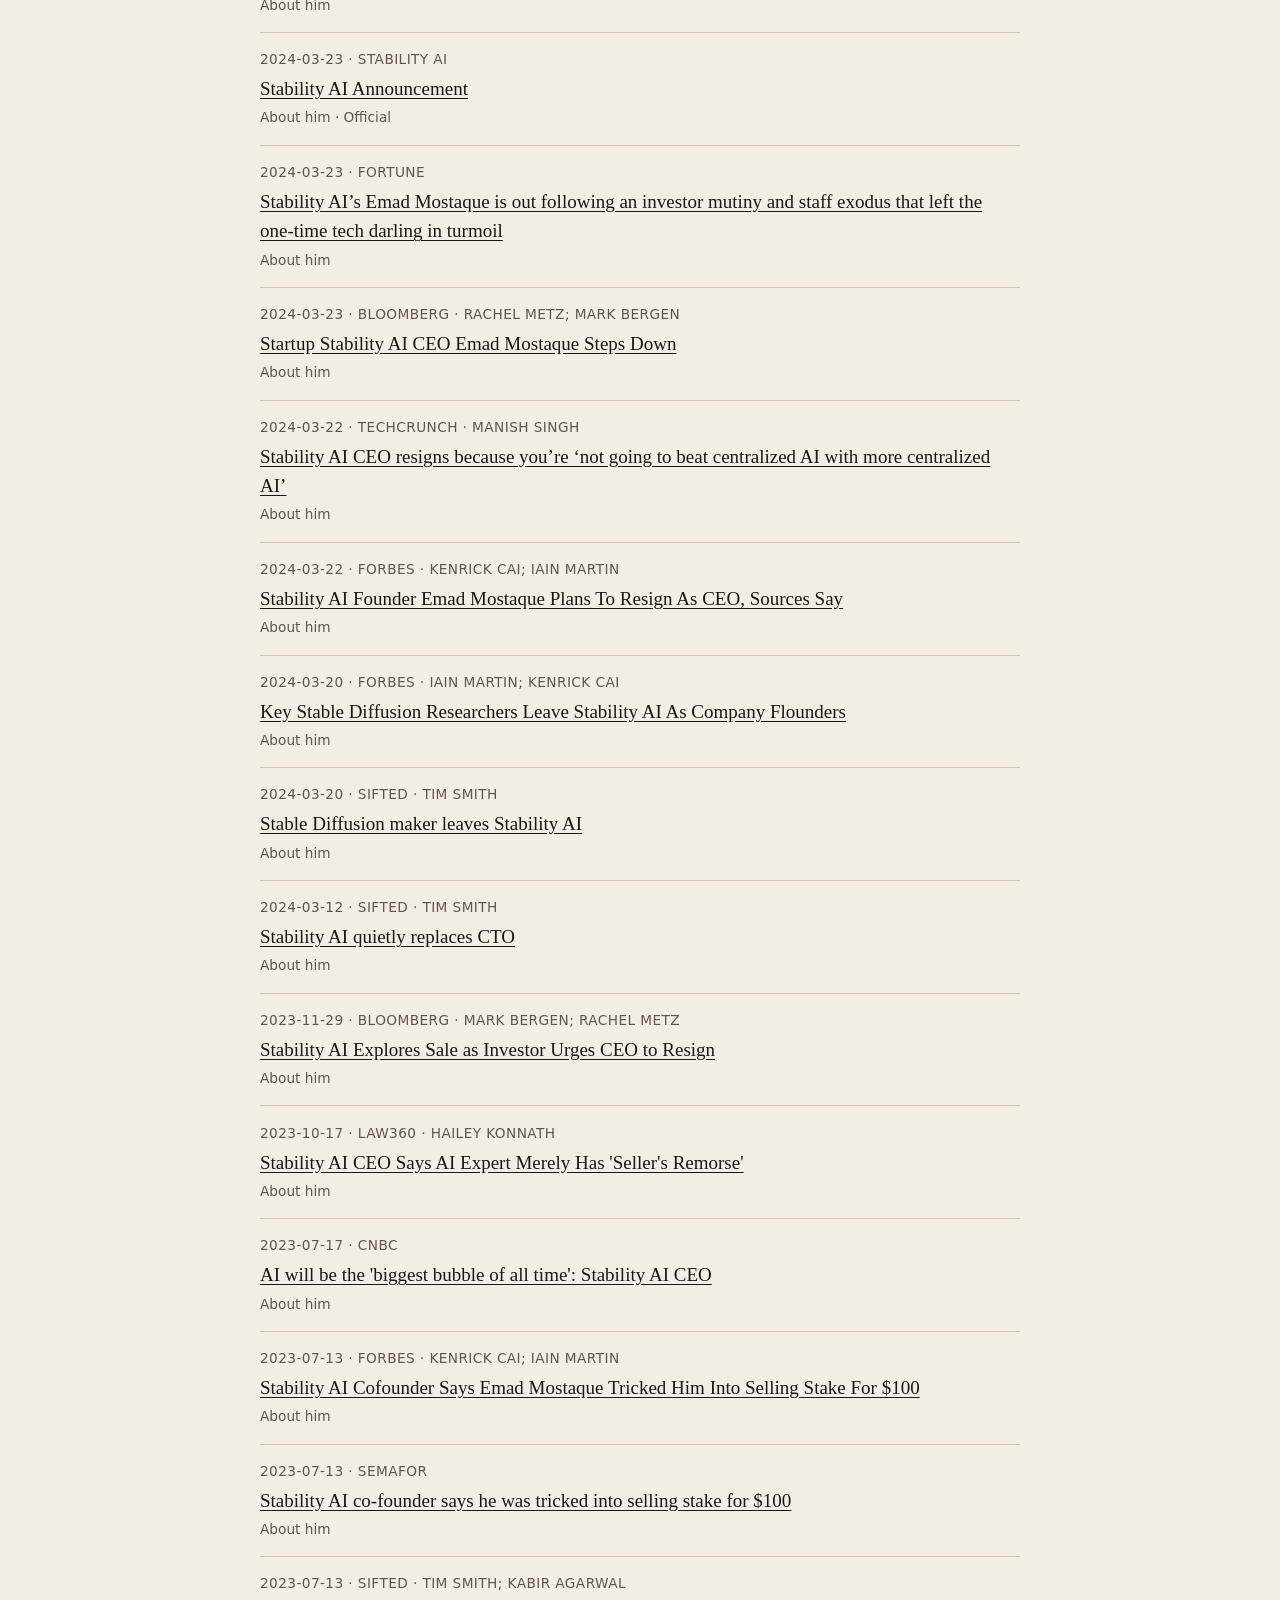
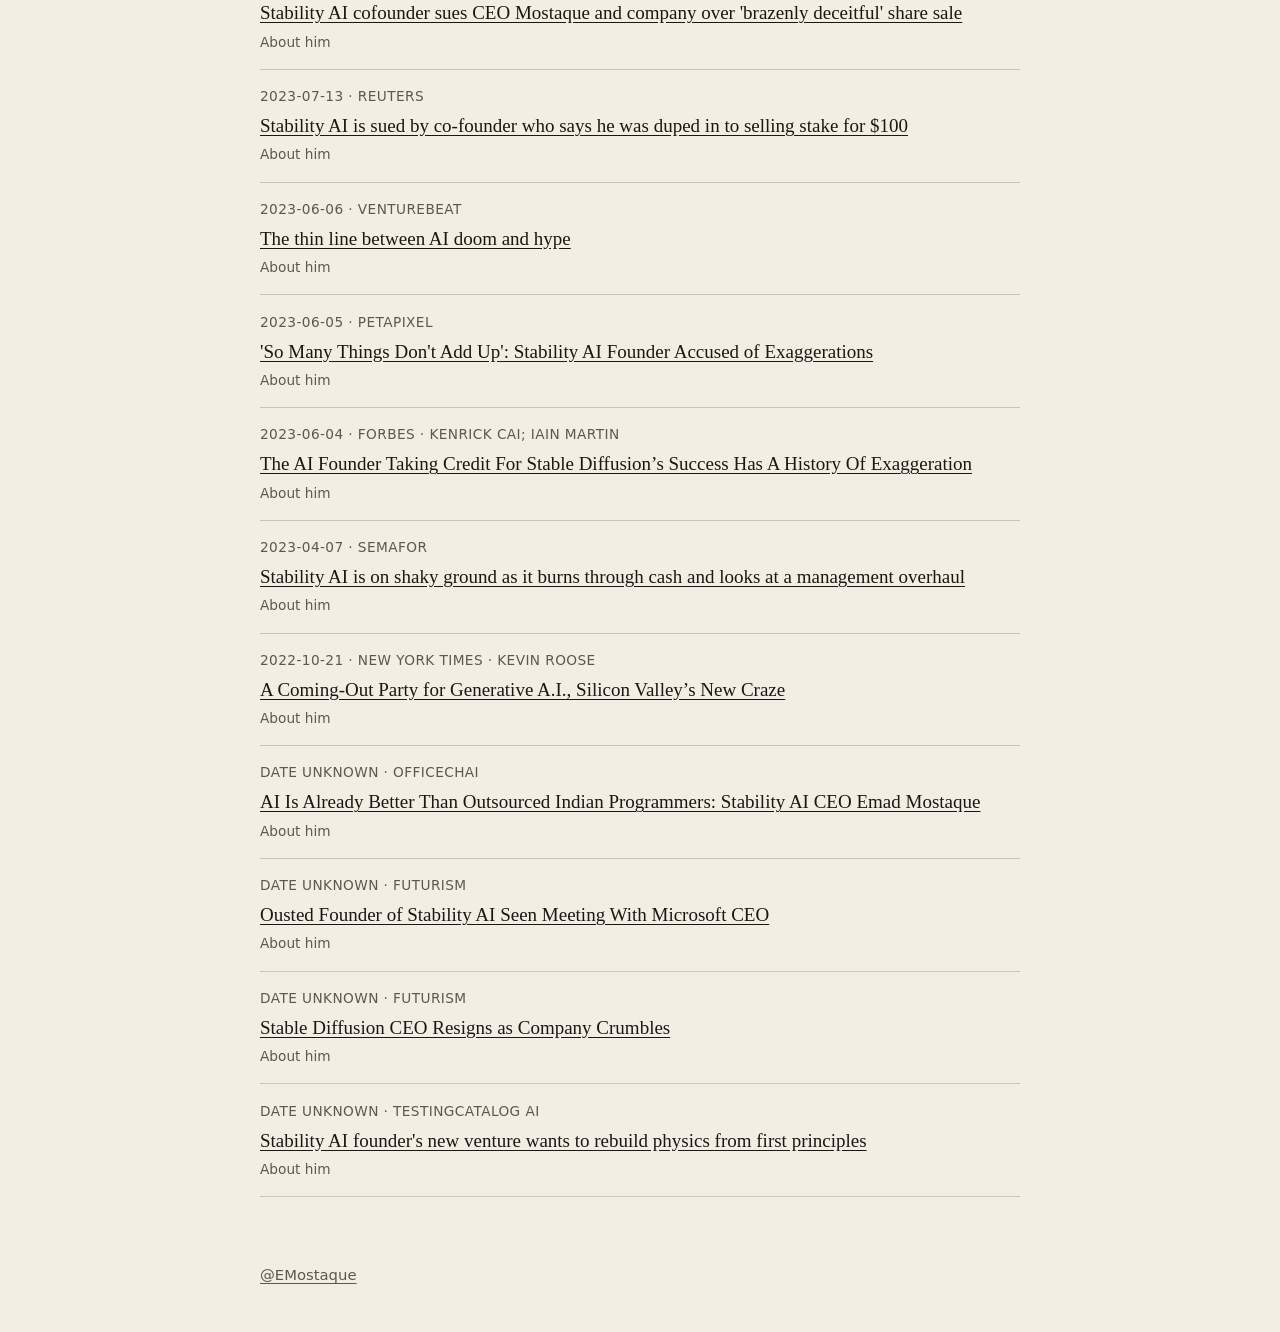
<file: writing/index.html>
<!DOCTYPE html>
<html lang="en">
<head>
  <meta charset="utf-8">
  <meta name="viewport" content="width=device-width, initial-scale=1">
  <title>Writing</title>
  <link rel="stylesheet" href="/styles.css">
</head>
<body>
  <header>
    <div class="name"><a href="/">Emad Mostaque</a></div>
    <nav aria-label="Sections">
      <ul>
        <li><a href="/">Home</a></li>
        <li><a href="/letter/">Letter</a></li>
        <li><a href="/tle/">The Last Economy</a></li>
        <li><a href="/cw/">Common Wealth</a></li>
        <li><a href="/papers/">Papers</a></li>
        <li><a href="/tfp/">The First Principle</a></li>
        <li><a href="/ii/">Intelligent Internet</a></li>
        <li><a href="/spoken/">Spoken</a></li>
        <li><a href="/writing/" aria-current="page">Writing</a></li>
      </ul>
    </nav>
  </header>
  <main>
    <h1>Writing</h1>
    <p class="lead">Verified articles. Books and papers have their own rooms. The public letter is on this site; no live URL in the catalogue.</p>
    <h2>By him</h2>
    <ul class="list">
      <li><span class="meta">2026-08-19 · Intelligent Internet</span><a href="https://ii.inc/blog/post/the-last-court">Common Wealth: The Last Court</a><span class="kind">By him · Official</span></li>
      <li><span class="meta">2026-08-12 · Intelligent Internet</span><a href="https://ii.inc/blog/post/the-last-republic">Common Wealth: The Last Republic</a><span class="kind">By him · Official</span></li>
      <li><span class="meta">2026-08-10 · Intelligent Internet</span><a href="https://ii.inc/blog/post/personhood">Common Wealth: Personhood</a><span class="kind">By him · Official</span></li>
      <li><span class="meta">2026-08-07 · Intelligent Internet</span><a href="https://ii.inc/blog/post/common-wealth">Common Wealth: A Unified Theory of Society in the Age of AI</a><span class="kind">By him · Official</span></li>
      <li><span class="meta">2026-04-22 · Intelligent Internet</span><a href="https://ii.inc/blog/post/cc">The Cosmological Constant Is Positive</a><span class="kind">By him · Official</span></li>
      <li><span class="meta">2026-04-20 · Intelligent Internet · Emad Mostaque</span><a href="https://ii.inc/blog/post/op">One Postulate</a><span class="kind">By him · Official</span></li>
      <li><span class="meta">2025-08-22 · Intelligent Internet · Emad</span><a href="https://ii.inc/blog/post/tle">The Last Economy</a><span class="kind">By him · Official</span></li>
      <li><span class="meta">2025-07-24 · Intelligent Internet · Emad Mostaque</span><a href="https://ii.inc/blog/post/master-plan">Master Plan (open source, not so secret 🤷)</a><span class="kind">By him · Official</span></li>
      <li><span class="meta">2025-07-24 · Intelligent Internet</span><a href="https://ii.inc/blog/post/symbioism">Symbioism</a><span class="kind">By him · Official</span></li>
      <li><span class="meta">Date unknown · Emad&#x27;s Blog (Posthaven) · Emad Mostaque</span><a href="https://emad.posthaven.com/on-setting-the-record-straight">On Setting the Record Straight</a><span class="kind">By him · Official</span></li>
      <li><span class="meta">Date unknown · Emad&#x27;s Blog (Posthaven) · Emad Mostaque</span><a href="https://emad.posthaven.com/on-blogging-and-effort">On Blogging &amp; Effort</a><span class="kind">By him · Official</span></li>
      <li><span class="meta">Date unknown · Emad&#x27;s Blog (Posthaven) · Emad Mostaque</span><a href="https://emad.posthaven.com/on-google-palm-2-and-moats">On Google, Palm 2 &amp; Moats</a><span class="kind">By him · Official</span></li>
      <li><span class="meta">Date unknown · Emad&#x27;s Blog (Posthaven) · Emad Mostaque</span><a href="https://emad.posthaven.com/on-hallucinations-junk-food-and-alignment">On Hallucinations, Junk Food &amp; Alignment</a><span class="kind">By him · Official</span></li>
      <li><span class="meta">Date unknown · Emad&#x27;s Blog (Posthaven) · Emad Mostaque</span><a href="https://emad.posthaven.com/on-ai-x-crypto">On AI x Crypto</a><span class="kind">By him · Official</span></li>
    </ul>
    <h2>Interview</h2>
    <ul class="list">
      <li><span class="meta">2022-12-12 · Mercury · Janaki M. Rao</span><a href="https://mercury.com/blog/emad-mostaque">Emad Mostaque, unleashing AI</a><span class="kind">Interview</span></li>
    </ul>
    <h2>About him</h2>
    <ul class="list">
      <li><span class="meta">2026-08-10 · The Agent Times · Lev Filimonov</span><a href="https://theagenttimes.com/articles/emad-mostaque-publishes-personhood-paper-as-first-entry-in-c-8d920408">Emad Mostaque Publishes &#x27;Personhood&#x27; Paper as First Entry in Common Wealth Series</a><span class="kind">About him</span></li>
      <li><span class="meta">2025-11-29 · NextBigFuture · Brian Wang</span><a href="https://www.nextbigfuture.com/2025/11/ai-ceo-emad-mostaque-predicts-1000-day-tipping-point.html">AI CEO Emad Mostaque Predicts ~1,000 Day Tipping Point</a><span class="kind">About him</span></li>
      <li><span class="meta">2025-02-12 · Business Today</span><a href="https://www.businesstoday.in/technology/artificial-intelligence/story/ai-is-better-than-any-indian-programmer-tech-entrepreneur-predicts-complete-destruction-of-bpo-market-in-2025-emad-mostaque-stability-ai-464440-2025-02-12">‘AI is better than any Indian programmer…’: Tech entrepreneur predicts complete destruction of BPO market in 2025</a><span class="kind">About him</span></li>
      <li><span class="meta">2024-04-07 · Business Insider</span><a href="https://www.businessinsider.com/emad-mostaque-elon-musk-being-a-ceo-sucks-2024-4">Emad Mostaque on Why Being a CEO Sucks</a><span class="kind">About him</span></li>
      <li><span class="meta">2024-03-30 · Financial Times</span><a href="https://www.ft.com/content/d7bbb769-20f1-4242-bd15-201741c90720">Chaotic departure of StabilityAI chief raises doubts over start-up’s future</a><span class="kind">About him</span></li>
      <li><span class="meta">2024-03-29 · Forbes · Kenrick Cai; Iain Martin</span><a href="https://www.forbes.com/sites/kenrickcai/2024/03/29/how-stability-ais-founder-tanked-his-billion-dollar-startup/">How Stability AI’s Founder Tanked His Billion-Dollar Startup</a><span class="kind">About him</span></li>
      <li><span class="meta">2024-03-27 · Fortune</span><a href="https://fortune.com/2024/03/27/inside-stability-ai-emad-mostaque-bad-breakup-vc-investors-coatue-lightspeed/">Inside the $1 billion love affair between Stability AI’s ‘complicated’ founder and tech investors Coatue and Lightspeed—and how it turned bitter within months</a><span class="kind">About him</span></li>
      <li><span class="meta">2024-03-23 · The Verge · Tom Warren</span><a href="https://www.theverge.com/2024/3/23/24109511/stability-ai-ceo-emad-mostaque-resignation-decentralized-ai">Stability AI CEO resigns to ‘pursue decentralized AI’</a><span class="kind">About him</span></li>
      <li><span class="meta">2024-03-23 · Stability AI</span><a href="https://stability.ai/news-updates/stabilityai-announcement">Stability AI Announcement</a><span class="kind">About him · Official</span></li>
      <li><span class="meta">2024-03-23 · Fortune</span><a href="https://fortune.com/2024/03/23/stability-ai-ceo-emad-mostaque-steps-down-stable-diffusion/">Stability AI’s Emad Mostaque is out following an investor mutiny and staff exodus that left the one-time tech darling in turmoil</a><span class="kind">About him</span></li>
      <li><span class="meta">2024-03-23 · Bloomberg · Rachel Metz; Mark Bergen</span><a href="https://www.bloomberg.com/news/articles/2024-03-23/startup-stability-ai-ceo-emad-mostaque-steps-down">Startup Stability AI CEO Emad Mostaque Steps Down</a><span class="kind">About him</span></li>
      <li><span class="meta">2024-03-22 · TechCrunch · Manish Singh</span><a href="https://techcrunch.com/2024/03/22/stability-ai-ceo-resigns-because-youre-not-going-to-beat-centralized-ai-with-more-centralized-ai/">Stability AI CEO resigns because you’re ‘not going to beat centralized AI with more centralized AI’</a><span class="kind">About him</span></li>
      <li><span class="meta">2024-03-22 · Forbes · Kenrick Cai; Iain Martin</span><a href="https://www.forbes.com/sites/kenrickcai/2024/03/22/stability-ai-founder-emad-mostaque-plans-to-resign-as-ceo-sources-say/">Stability AI Founder Emad Mostaque Plans To Resign As CEO, Sources Say</a><span class="kind">About him</span></li>
      <li><span class="meta">2024-03-20 · Forbes · Iain Martin; Kenrick Cai</span><a href="https://www.forbes.com/sites/iainmartin/2024/03/20/key-stable-diffusion-researchers-leave-stability-ai-as-company-flounders/">Key Stable Diffusion Researchers Leave Stability AI As Company Flounders</a><span class="kind">About him</span></li>
      <li><span class="meta">2024-03-20 · Sifted · Tim Smith</span><a href="https://sifted.eu/articles/stability-ai-rombach-news">Stable Diffusion maker leaves Stability AI</a><span class="kind">About him</span></li>
      <li><span class="meta">2024-03-12 · Sifted · Tim Smith</span><a href="https://sifted.eu/articles/stability-ai-replaces-cto">Stability AI quietly replaces CTO</a><span class="kind">About him</span></li>
      <li><span class="meta">2023-11-29 · Bloomberg · Mark Bergen; Rachel Metz</span><a href="https://www.bloomberg.com/news/articles/2023-11-29/stability-ai-has-explored-sale-as-investor-urges-ceo-to-resign">Stability AI Explores Sale as Investor Urges CEO to Resign</a><span class="kind">About him</span></li>
      <li><span class="meta">2023-10-17 · Law360 · Hailey Konnath</span><a href="https://www.law360.com/articles/1733862/stability-ai-ceo-says-ai-expert-merely-has-seller-s-remorse">Stability AI CEO Says AI Expert Merely Has &#x27;Seller&#x27;s Remorse&#x27;</a><span class="kind">About him</span></li>
      <li><span class="meta">2023-07-17 · CNBC</span><a href="https://www.cnbc.com/2023/07/17/ai-will-be-the-biggest-bubble-of-all-time-stability-ai-ceo.html">AI will be the &#x27;biggest bubble of all time&#x27;: Stability AI CEO</a><span class="kind">About him</span></li>
      <li><span class="meta">2023-07-13 · Forbes · Kenrick Cai; Iain Martin</span><a href="https://www.forbes.com/sites/kenrickcai/2023/07/13/stability-ai-cofounder-says-emad-mostaque-tricked-him-into-selling-stake-for-100/">Stability AI Cofounder Says Emad Mostaque Tricked Him Into Selling Stake For $100</a><span class="kind">About him</span></li>
      <li><span class="meta">2023-07-13 · Semafor</span><a href="https://www.semafor.com/article/07/13/2023/stability-ai-co-founder-says-he-was-tricked-into-selling-stake-for-100">Stability AI co-founder says he was tricked into selling stake for $100</a><span class="kind">About him</span></li>
      <li><span class="meta">2023-07-13 · Sifted · Tim Smith; Kabir Agarwal</span><a href="https://sifted.eu/articles/stability-ai-cofounder-mostaque-share-sale-news">Stability AI cofounder sues CEO Mostaque and company over &#x27;brazenly deceitful&#x27; share sale</a><span class="kind">About him</span></li>
      <li><span class="meta">2023-07-13 · Reuters</span><a href="https://www.reuters.com/technology/stability-ai-is-sued-by-co-founder-who-says-he-was-duped-selling-stake-100-2023-07-13/">Stability AI is sued by co-founder who says he was duped in to selling stake for $100</a><span class="kind">About him</span></li>
      <li><span class="meta">2023-06-06 · VentureBeat</span><a href="https://venturebeat.com/business/the-thin-line-between-ai-doom-and-hype-the-ai-beat">The thin line between AI doom and hype</a><span class="kind">About him</span></li>
      <li><span class="meta">2023-06-05 · PetaPixel</span><a href="https://petapixel.com/2023/06/05/so-many-things-dont-add-up-stability-ai-founder-accused-of-exaggerations/">&#x27;So Many Things Don&#x27;t Add Up&#x27;: Stability AI Founder Accused of Exaggerations</a><span class="kind">About him</span></li>
      <li><span class="meta">2023-06-04 · Forbes · Kenrick Cai; Iain Martin</span><a href="https://www.forbes.com/sites/kenrickcai/2023/06/04/stable-diffusion-emad-mostaque-stability-ai-exaggeration/">The AI Founder Taking Credit For Stable Diffusion’s Success Has A History Of Exaggeration</a><span class="kind">About him</span></li>
      <li><span class="meta">2023-04-07 · Semafor</span><a href="https://www.semafor.com/article/04/07/2023/stability-ai-is-on-shaky-ground-as-it-burns-through-cash">Stability AI is on shaky ground as it burns through cash and looks at a management overhaul</a><span class="kind">About him</span></li>
      <li><span class="meta">2022-10-21 · New York Times · Kevin Roose</span><a href="https://www.nytimes.com/2022/10/21/technology/generative-ai.html">A Coming-Out Party for Generative A.I., Silicon Valley’s New Craze</a><span class="kind">About him</span></li>
      <li><span class="meta">Date unknown · OfficeChai</span><a href="https://officechai.com/ai/ai-is-already-better-than-outsourced-indian-programmers-stability-ai-ceo-emad-mostaque/">AI Is Already Better Than Outsourced Indian Programmers: Stability AI CEO Emad Mostaque</a><span class="kind">About him</span></li>
      <li><span class="meta">Date unknown · Futurism</span><a href="https://www.futurism.com/ousted-founder-stability-ai-meeting-microsoft-ceo">Ousted Founder of Stability AI Seen Meeting With Microsoft CEO</a><span class="kind">About him</span></li>
      <li><span class="meta">Date unknown · Futurism</span><a href="https://futurism.com/the-byte/stability-ai-ceo-resigns">Stable Diffusion CEO Resigns as Company Crumbles</a><span class="kind">About him</span></li>
      <li><span class="meta">Date unknown · TestingCatalog AI</span><a href="https://testingcatalog.net/stability-ai-founders-new-venture-wants-to-rebuild-physics-from-first-principles/">Stability AI founder&#x27;s new venture wants to rebuild physics from first principles</a><span class="kind">About him</span></li>
    </ul>
  </main>
  <footer>
    <a href="https://x.com/EMostaque">@EMostaque</a>
  </footer>
</body>
</html>
</file>
<file: styles.css>
:root {
  --bg: #f3eee4;
  --ink: #1b1814;
  --mute: #5e574e;
  --rule: #cfc4b0;
  --link: #1b1814;
}
* { box-sizing: border-box; }
html { font-size: 19px; }
body {
  margin: 0;
  background: var(--bg);
  color: var(--ink);
  font-family: "Iowan Old Style", "Palatino Linotype", Palatino, Georgia, serif;
  line-height: 1.55;
}
a { color: var(--link); text-underline-offset: 0.18em; }
a:hover { text-decoration-thickness: 2px; }
header, main, footer { width: min(40rem, calc(100% - 2.4rem)); margin-left: auto; margin-right: auto; }
header { padding: 2.2rem 0 1.4rem; border-bottom: 1px solid var(--rule); }
header .name { font-size: 1.35rem; letter-spacing: 0.01em; }
header .name a { color: inherit; text-decoration: none; }
nav { margin-top: 0.85rem; font-family: ui-sans-serif, system-ui, sans-serif; font-size: 0.72rem; letter-spacing: 0.04em; text-transform: uppercase; }
nav ul { list-style: none; padding: 0; margin: 0; display: flex; flex-wrap: wrap; gap: 0.35rem 1rem; }
nav a { text-decoration: none; color: var(--mute); }
nav a:hover, nav a[aria-current="page"] { color: var(--ink); text-decoration: underline; }
main { padding: 2rem 0 3.5rem; }
h1 { font-size: 1.7rem; font-weight: 500; line-height: 1.2; margin: 0 0 1rem; }
h2 { font-size: 1.15rem; font-weight: 500; margin: 2rem 0 0.6rem; }
p { margin: 0 0 1rem; }
.lead { color: var(--mute); }
ul.list { list-style: none; padding: 0; margin: 0; }
ul.list li { padding: 0.85rem 0; border-top: 1px solid var(--rule); }
ul.list li:last-child { border-bottom: 1px solid var(--rule); }
ul.list .meta { display: block; font-family: ui-sans-serif, system-ui, sans-serif; font-size: 0.72rem; letter-spacing: 0.03em; text-transform: uppercase; color: var(--mute); margin-bottom: 0.2rem; }
blockquote { margin: 1.2rem 0; padding: 0 0 0 1rem; border-left: 2px solid var(--rule); color: var(--ink); }
footer { padding: 0 0 2.4rem; color: var(--mute); font-family: ui-sans-serif, system-ui, sans-serif; font-size: 0.78rem; }
footer a { color: inherit; }

ul.list .kind { display: block; font-family: ui-sans-serif, system-ui, sans-serif; font-size: 0.72rem; color: var(--mute); margin-top: 0.2rem; }
</file>
